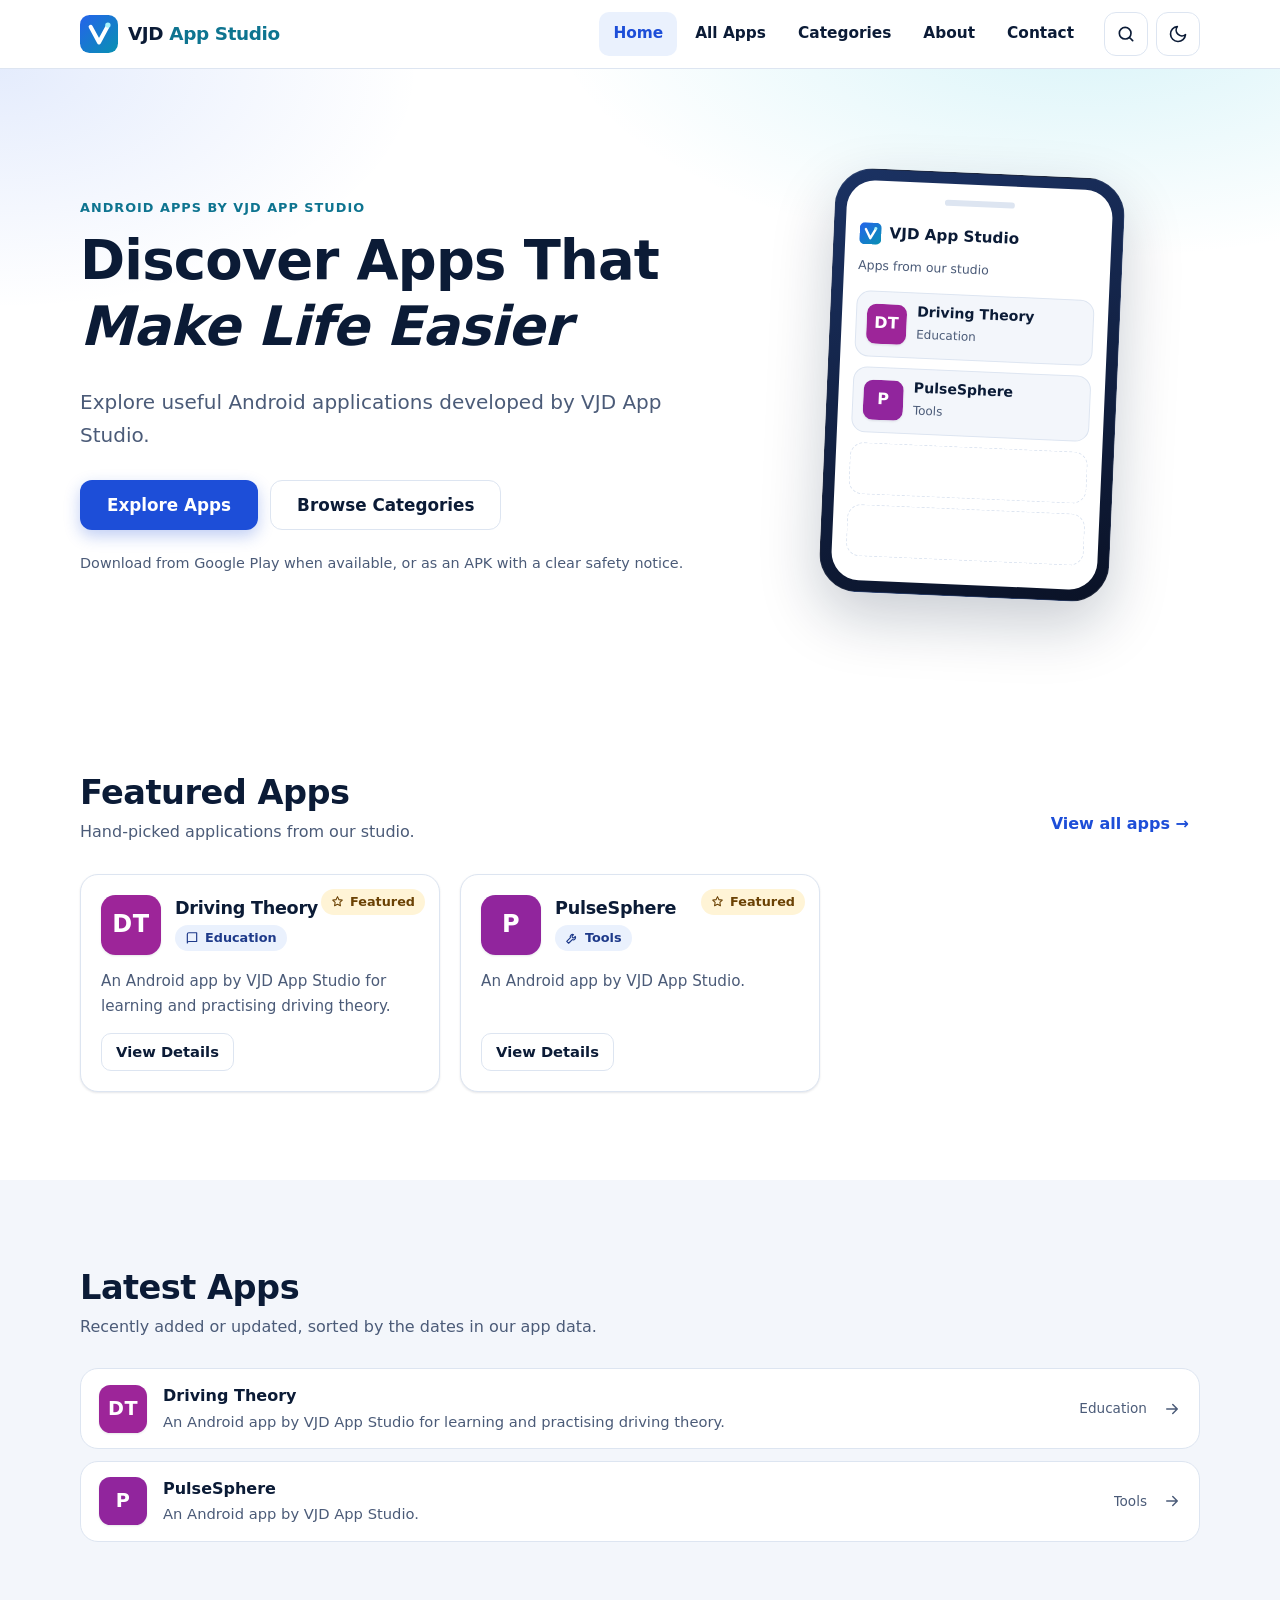
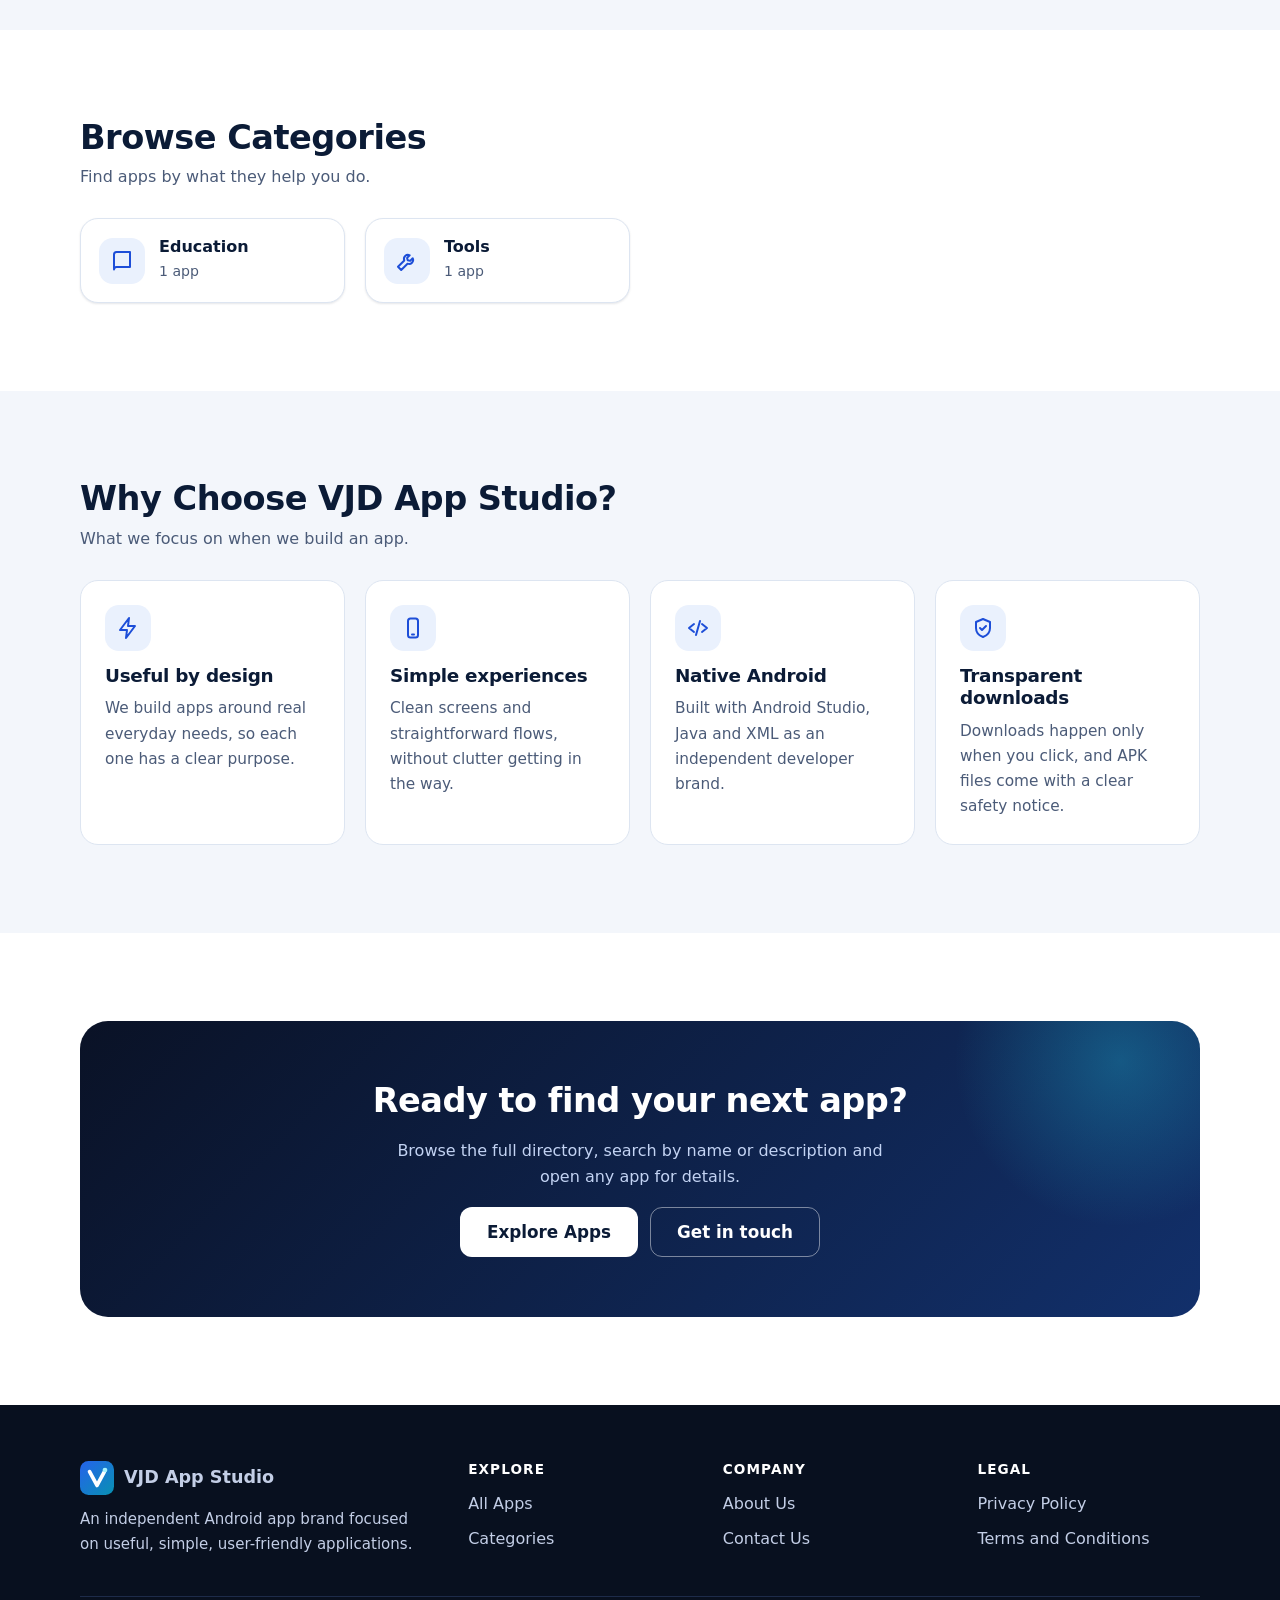
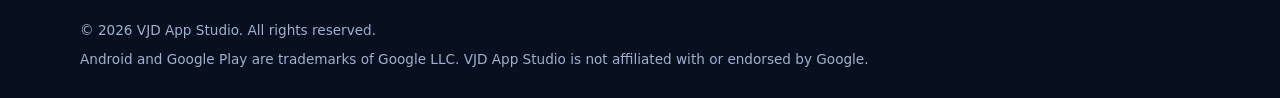
<file: index.html>
<!DOCTYPE html>
<html lang="en">
<head>
  <meta charset="utf-8">
  <meta name="viewport" content="width=device-width, initial-scale=1">
  <title>VJD App Studio – Discover Useful Android Apps</title>
  <meta name="description" content="Explore useful Android applications developed by VJD App Studio. Browse apps, read details and download from Google Play or as an APK.">
  <link rel="canonical" href="https://YOUR-DOMAIN.example/">
  <meta name="theme-color" content="#0a1226">
  <meta property="og:type" content="website">
  <meta property="og:site_name" content="VJD App Studio">
  <meta property="og:title" content="VJD App Studio – Discover Useful Android Apps">
  <meta property="og:description" content="Explore useful Android applications developed by VJD App Studio.">
  <meta property="og:url" content="https://YOUR-DOMAIN.example/">
  <meta property="og:image" content="https://YOUR-DOMAIN.example/assets/images/og-image.png">
  <meta name="twitter:card" content="summary_large_image">
  <link rel="icon" href="assets/images/favicon.svg" type="image/svg+xml">
  <script>(function(){try{var t=localStorage.getItem('vjd-theme');if(t!=='dark'&&t!=='light'){t=window.matchMedia&&window.matchMedia('(prefers-color-scheme: dark)').matches?'dark':'light';}document.documentElement.setAttribute('data-theme',t);}catch(e){}})();</script>
  <link rel="stylesheet" href="assets/css/style.css">
  <script type="application/ld+json">
  {
    "@context": "https://schema.org",
    "@graph": [
      { "@type": "Organization", "name": "VJD App Studio", "url": "https://YOUR-DOMAIN.example/", "logo": "https://YOUR-DOMAIN.example/assets/images/logo.svg" },
      { "@type": "WebSite", "name": "VJD App Studio", "url": "https://YOUR-DOMAIN.example/" }
    ]
  }
  </script>
</head>
<body data-page="home" data-base="">
  <a class="skip-link" href="#main">Skip to main content</a>
  <header class="site-header" id="site-header"></header>

  <main id="main">
    <!-- Hero -->
    <section class="hero" aria-labelledby="hero-title">
      <div class="container hero__grid">
        <div>
          <span class="eyebrow">Android apps by VJD App Studio</span>
          <h1 id="hero-title">Discover Apps That <em>Make Life Easier</em></h1>
          <p class="hero__lead">Explore useful Android applications developed by VJD App Studio.</p>
          <div class="hero__actions">
            <a class="btn btn--primary btn--lg" href="apps.html">Explore Apps</a>
            <a class="btn btn--secondary btn--lg" href="#categories">Browse Categories</a>
          </div>
          <p class="hero__note">Download from Google Play when available, or as an APK with a clear safety notice.</p>
        </div>
        <div class="hero__visual" aria-hidden="true">
          <div class="phone"><div class="phone__screen" id="hero-screen"></div></div>
        </div>
      </div>
    </section>

    <!-- Featured -->
    <section class="section" id="featured" aria-labelledby="featured-title">
      <div class="container">
        <div class="section-head">
          <div><h2 id="featured-title">Featured Apps</h2><p>Hand-picked applications from our studio.</p></div>
          <a class="btn btn--ghost" href="apps.html">View all apps →</a>
        </div>
        <div class="grid grid--apps" id="featured-grid">
          <div class="skeleton" aria-hidden="true"></div><div class="skeleton" aria-hidden="true"></div>
        </div>
        <noscript><p class="notice notice--warn">JavaScript is needed to list the apps. Please enable it, or open the <a href="apps/driving-theory.html">Driving Theory</a> or <a href="apps/pulsesphere.html">PulseSphere</a> page directly.</p></noscript>
      </div>
    </section>

    <!-- Latest -->
    <section class="section section--alt" id="latest" aria-labelledby="latest-title">
      <div class="container">
        <div class="section-head">
          <div><h2 id="latest-title">Latest Apps</h2><p>Recently added or updated, sorted by the dates in our app data.</p></div>
        </div>
        <ul class="latest-list" id="latest-list"></ul>
      </div>
    </section>

    <!-- Categories -->
    <section class="section" id="categories" aria-labelledby="categories-title">
      <div class="container">
        <div class="section-head">
          <div><h2 id="categories-title">Browse Categories</h2><p>Find apps by what they help you do.</p></div>
        </div>
        <div class="grid grid--cats" id="categories-grid"></div>
        <aside class="ad-slot" data-ad-slot="home-mid" aria-label="Advertisement" hidden></aside>
      </div>
    </section>

    <!-- Why choose -->
    <section class="section section--alt" aria-labelledby="why-title">
      <div class="container">
        <div class="section-head">
          <div><h2 id="why-title">Why Choose VJD App Studio?</h2><p>What we focus on when we build an app.</p></div>
        </div>
        <div class="grid grid--features">
          <div class="feature"><span class="feature__icon"><svg xmlns="http://www.w3.org/2000/svg" width="24" height="24" viewBox="0 0 24 24" fill="none" stroke="currentColor" stroke-width="2" stroke-linecap="round" stroke-linejoin="round" aria-hidden="true"><path d="M13 2 4 14h7l-1 8 9-12h-7z"/></svg></span><h3>Useful by design</h3><p>We build apps around real everyday needs, so each one has a clear purpose.</p></div>
          <div class="feature"><span class="feature__icon"><svg xmlns="http://www.w3.org/2000/svg" width="24" height="24" viewBox="0 0 24 24" fill="none" stroke="currentColor" stroke-width="2" stroke-linecap="round" stroke-linejoin="round" aria-hidden="true"><rect x="7" y="2.5" width="10" height="19" rx="2.5"/><path d="M11 18.5h2"/></svg></span><h3>Simple experiences</h3><p>Clean screens and straightforward flows, without clutter getting in the way.</p></div>
          <div class="feature"><span class="feature__icon"><svg xmlns="http://www.w3.org/2000/svg" width="24" height="24" viewBox="0 0 24 24" fill="none" stroke="currentColor" stroke-width="2" stroke-linecap="round" stroke-linejoin="round" aria-hidden="true"><path d="m8 8-5 4 5 4M16 8l5 4-5 4M14 5l-4 14"/></svg></span><h3>Native Android</h3><p>Built with Android Studio, Java and XML as an independent developer brand.</p></div>
          <div class="feature"><span class="feature__icon"><svg xmlns="http://www.w3.org/2000/svg" width="24" height="24" viewBox="0 0 24 24" fill="none" stroke="currentColor" stroke-width="2" stroke-linecap="round" stroke-linejoin="round" aria-hidden="true"><path d="M12 3 5 6v6c0 4.5 3 7.5 7 9 4-1.5 7-4.5 7-9V6z"/><path d="m9 12 2 2 4-4"/></svg></span><h3>Transparent downloads</h3><p>Downloads happen only when you click, and APK files come with a clear safety notice.</p></div>
        </div>
      </div>
    </section>

    <!-- CTA -->
    <section class="section" aria-labelledby="cta-title">
      <div class="container">
        <div class="cta">
          <h2 id="cta-title">Ready to find your next app?</h2>
          <p>Browse the full directory, search by name or description and open any app for details.</p>
          <div class="hero__actions">
            <a class="btn btn--light btn--lg" href="apps.html">Explore Apps</a>
            <a class="btn btn--outline-light btn--lg" href="contact.html">Get in touch</a>
          </div>
        </div>
      </div>
    </section>
  </main>

  <footer class="site-footer" id="site-footer"></footer>

  <script src="assets/js/config.js" defer></script>
  <script src="assets/js/apps.js" defer></script>
  <script src="assets/js/main.js" defer></script>
</body>
</html>
</file>
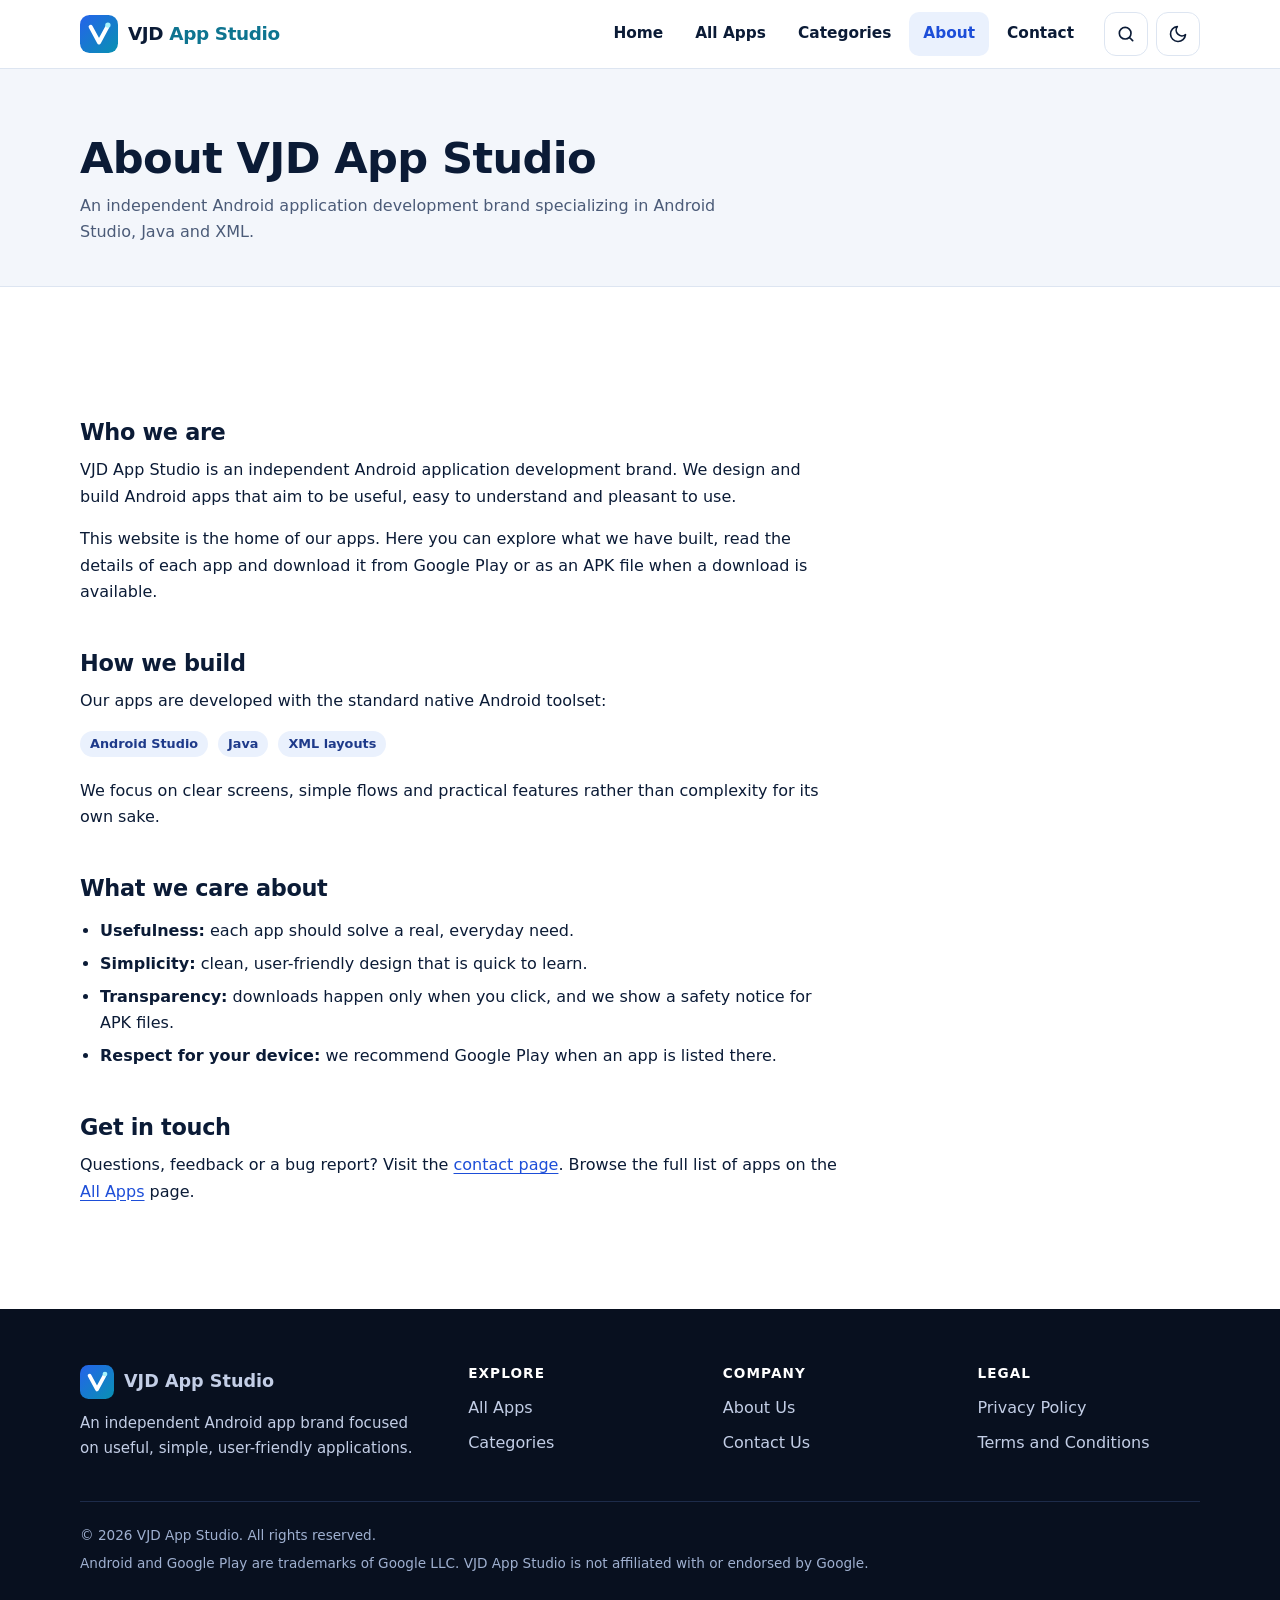
<file: about.html>
<!DOCTYPE html>
<html lang="en">
<head>
  <meta charset="utf-8">
  <meta name="viewport" content="width=device-width, initial-scale=1">
  <title>About Us – VJD App Studio</title>
  <meta name="description" content="VJD App Studio is an independent Android application development brand specializing in Android Studio, Java and XML.">
  <link rel="canonical" href="https://YOUR-DOMAIN.example/about.html">
  <meta name="theme-color" content="#0a1226">
  <meta property="og:type" content="website">
  <meta property="og:site_name" content="VJD App Studio">
  <meta property="og:title" content="About Us – VJD App Studio">
  <meta property="og:description" content="An independent Android application development brand specializing in Android Studio, Java and XML.">
  <meta property="og:url" content="https://YOUR-DOMAIN.example/about.html">
  <meta property="og:image" content="https://YOUR-DOMAIN.example/assets/images/og-image.png">
  <meta name="twitter:card" content="summary_large_image">
  <link rel="icon" href="assets/images/favicon.svg" type="image/svg+xml">
  <script>(function(){try{var t=localStorage.getItem('vjd-theme');if(t!=='dark'&&t!=='light'){t=window.matchMedia&&window.matchMedia('(prefers-color-scheme: dark)').matches?'dark':'light';}document.documentElement.setAttribute('data-theme',t);}catch(e){}})();</script>
  <link rel="stylesheet" href="assets/css/style.css">
</head>
<body data-page="about" data-base="">
  <a class="skip-link" href="#main">Skip to main content</a>
  <header class="site-header" id="site-header"></header>

  <main id="main">
    <section class="page-hero">
      <div class="container">
        <h1>About VJD App Studio</h1>
        <p>An independent Android application development brand specializing in Android Studio, Java and XML.</p>
      </div>
    </section>

    <section class="section">
      <div class="container">
        <div class="prose">
          <h2 class="mt-0">Who we are</h2>
          <p>VJD App Studio is an independent Android application development brand. We design and build Android apps that aim to be useful, easy to understand and pleasant to use.</p>
          <p>This website is the home of our apps. Here you can explore what we have built, read the details of each app and download it from Google Play or as an APK file when a download is available.</p>

          <h2>How we build</h2>
          <p>Our apps are developed with the standard native Android toolset:</p>
          <ul class="tag-list" aria-label="Technologies">
            <li class="chip">Android Studio</li><li class="chip">Java</li><li class="chip">XML layouts</li>
          </ul>
          <p>We focus on clear screens, simple flows and practical features rather than complexity for its own sake.</p>

          <h2>What we care about</h2>
          <ul>
            <li><strong>Usefulness:</strong> each app should solve a real, everyday need.</li>
            <li><strong>Simplicity:</strong> clean, user-friendly design that is quick to learn.</li>
            <li><strong>Transparency:</strong> downloads happen only when you click, and we show a safety notice for APK files.</li>
            <li><strong>Respect for your device:</strong> we recommend Google Play when an app is listed there.</li>
          </ul>

          <h2>Get in touch</h2>
          <p>Questions, feedback or a bug report? Visit the <a href="contact.html">contact page</a>. Browse the full list of apps on the <a href="apps.html">All Apps</a> page.</p>
        </div>
      </div>
    </section>
  </main>

  <footer class="site-footer" id="site-footer"></footer>

  <script src="assets/js/config.js" defer></script>
  <script src="assets/js/apps.js" defer></script>
  <script src="assets/js/main.js" defer></script>
</body>
</html>
</file>
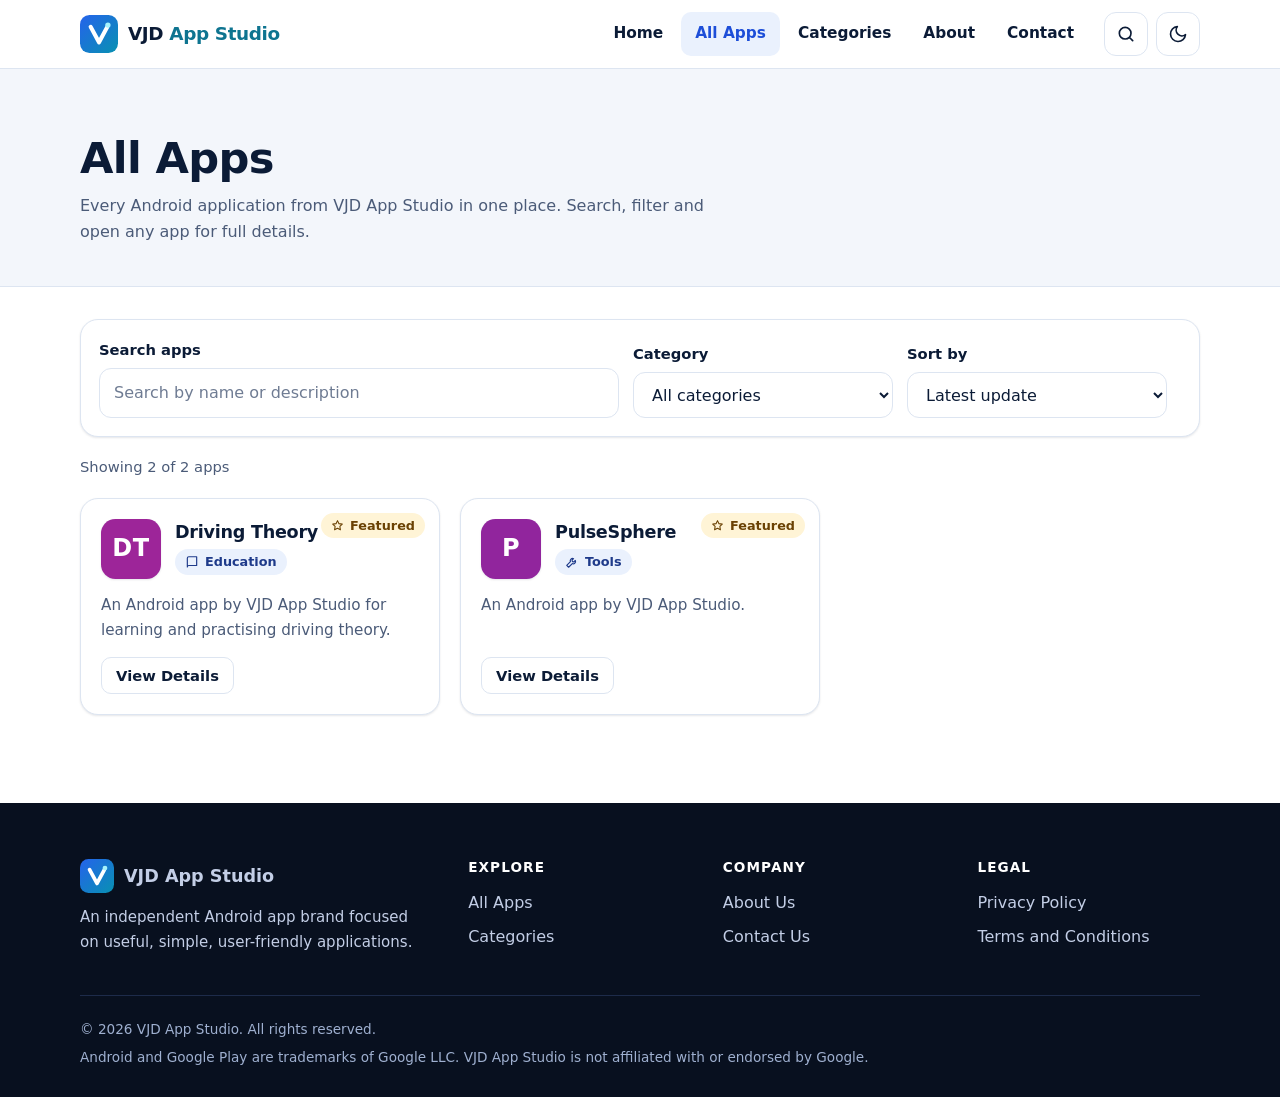
<file: apps.html>
<!DOCTYPE html>
<html lang="en">
<head>
  <meta charset="utf-8">
  <meta name="viewport" content="width=device-width, initial-scale=1">
  <title>All Apps – VJD App Studio</title>
  <meta name="description" content="Browse every Android app from VJD App Studio. Search by name or description, filter by category and sort by name or latest update.">
  <link rel="canonical" href="https://YOUR-DOMAIN.example/apps.html">
  <meta name="theme-color" content="#0a1226">
  <meta property="og:type" content="website">
  <meta property="og:site_name" content="VJD App Studio">
  <meta property="og:title" content="All Apps – VJD App Studio">
  <meta property="og:description" content="Browse every Android app from VJD App Studio.">
  <meta property="og:url" content="https://YOUR-DOMAIN.example/apps.html">
  <meta property="og:image" content="https://YOUR-DOMAIN.example/assets/images/og-image.png">
  <meta name="twitter:card" content="summary_large_image">
  <link rel="icon" href="assets/images/favicon.svg" type="image/svg+xml">
  <script>(function(){try{var t=localStorage.getItem('vjd-theme');if(t!=='dark'&&t!=='light'){t=window.matchMedia&&window.matchMedia('(prefers-color-scheme: dark)').matches?'dark':'light';}document.documentElement.setAttribute('data-theme',t);}catch(e){}})();</script>
  <link rel="stylesheet" href="assets/css/style.css">
</head>
<body data-page="apps" data-base="">
  <a class="skip-link" href="#main">Skip to main content</a>
  <header class="site-header" id="site-header"></header>

  <main id="main">
    <section class="page-hero">
      <div class="container">
        <h1>All Apps</h1>
        <p>Every Android application from VJD App Studio in one place. Search, filter and open any app for full details.</p>
      </div>
    </section>

    <section class="section" style="padding-top:32px" aria-label="App directory">
      <div class="container">
        <form class="filters" id="filters" role="search" aria-label="Filter apps" novalidate>
          <div class="field field--search">
            <label for="q">Search apps</label>
            <input type="search" id="q" name="q" placeholder="Search by name or description" autocomplete="off" maxlength="80">
          </div>
          <div class="field">
            <label for="category">Category</label>
            <select id="category" name="category"><option value="">All categories</option></select>
          </div>
          <div class="field">
            <label for="sort">Sort by</label>
            <select id="sort" name="sort">
              <option value="latest">Latest update</option>
              <option value="name-asc">Name (A–Z)</option>
              <option value="name-desc">Name (Z–A)</option>
            </select>
          </div>
          <button class="btn btn--secondary" type="button" id="clear-filters" hidden>Clear filters</button>
        </form>

        <p class="results-meta" id="results-count" aria-live="polite"></p>

        <div class="grid grid--apps" id="apps-grid" aria-busy="false">
          <div class="skeleton" aria-hidden="true"></div><div class="skeleton" aria-hidden="true"></div><div class="skeleton" aria-hidden="true"></div>
        </div>
        <noscript><p class="notice notice--warn">JavaScript is needed to search and list the apps. Please enable it to continue.</p></noscript>

        <aside class="ad-slot" data-ad-slot="apps-bottom" aria-label="Advertisement" hidden></aside>
      </div>
    </section>
  </main>

  <footer class="site-footer" id="site-footer"></footer>

  <script src="assets/js/config.js" defer></script>
  <script src="assets/js/apps.js" defer></script>
  <script src="assets/js/main.js" defer></script>
</body>
</html>
</file>
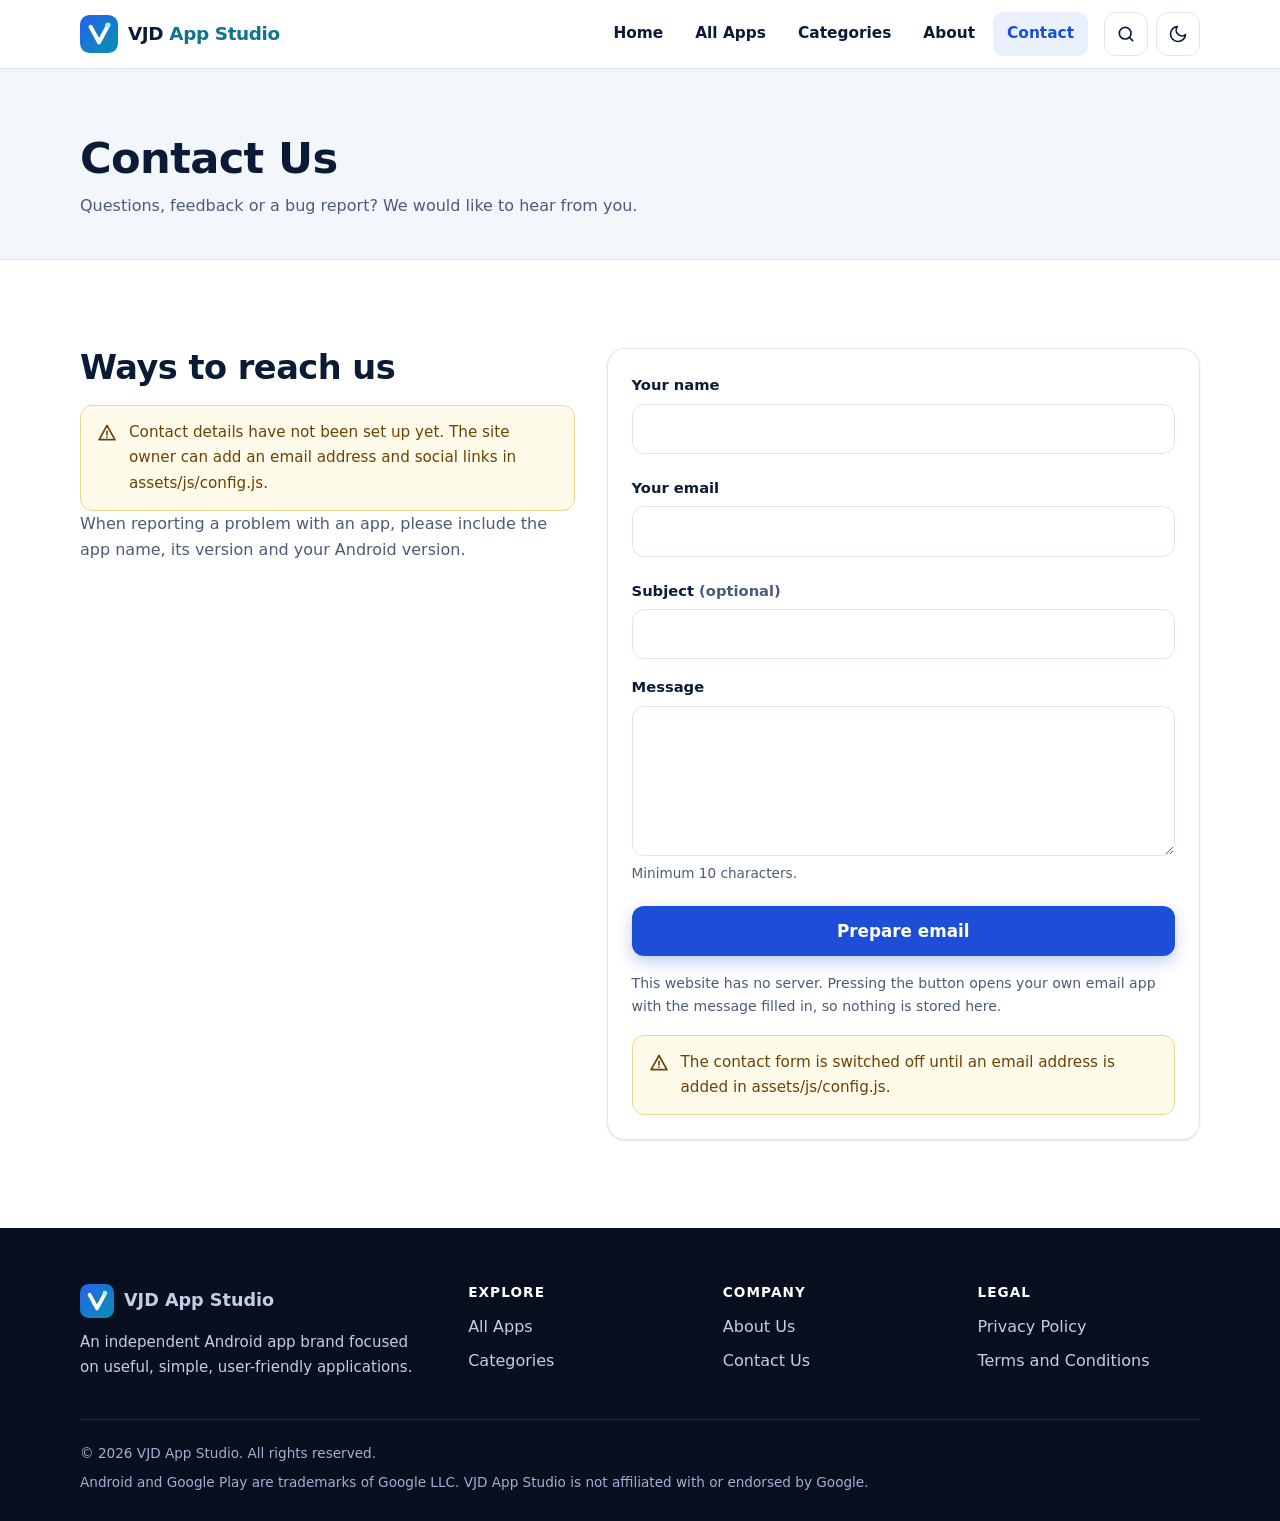
<file: contact.html>
<!DOCTYPE html>
<html lang="en">
<head>
  <meta charset="utf-8">
  <meta name="viewport" content="width=device-width, initial-scale=1">
  <title>Contact Us – VJD App Studio</title>
  <meta name="description" content="Contact VJD App Studio with questions, feedback or bug reports about our Android apps.">
  <link rel="canonical" href="https://YOUR-DOMAIN.example/contact.html">
  <meta name="theme-color" content="#0a1226">
  <meta property="og:type" content="website">
  <meta property="og:site_name" content="VJD App Studio">
  <meta property="og:title" content="Contact Us – VJD App Studio">
  <meta property="og:description" content="Questions, feedback or bug reports about our Android apps.">
  <meta property="og:url" content="https://YOUR-DOMAIN.example/contact.html">
  <meta property="og:image" content="https://YOUR-DOMAIN.example/assets/images/og-image.png">
  <meta name="twitter:card" content="summary_large_image">
  <link rel="icon" href="assets/images/favicon.svg" type="image/svg+xml">
  <script>(function(){try{var t=localStorage.getItem('vjd-theme');if(t!=='dark'&&t!=='light'){t=window.matchMedia&&window.matchMedia('(prefers-color-scheme: dark)').matches?'dark':'light';}document.documentElement.setAttribute('data-theme',t);}catch(e){}})();</script>
  <link rel="stylesheet" href="assets/css/style.css">
</head>
<body data-page="contact" data-base="">
  <a class="skip-link" href="#main">Skip to main content</a>
  <header class="site-header" id="site-header"></header>

  <main id="main">
    <section class="page-hero">
      <div class="container">
        <h1>Contact Us</h1>
        <p>Questions, feedback or a bug report? We would like to hear from you.</p>
      </div>
    </section>

    <section class="section">
      <div class="container contact-grid">
        <div>
          <h2>Ways to reach us</h2>
          <ul class="contact-list" id="contact-methods"><li class="muted">Loading…</li></ul>
          <p class="muted">When reporting a problem with an app, please include the app name, its version and your Android version.</p>
        </div>

        <form class="form-stack" id="contact-form" novalidate aria-label="Contact form">
          <fieldset>
            <legend class="visually-hidden">Send us a message</legend>
            <div class="field">
              <label for="cf-name">Your name</label>
              <input type="text" id="cf-name" name="name" autocomplete="name" maxlength="80" required aria-describedby="cf-name-error">
              <span class="error" id="cf-name-error" role="alert"></span>
            </div>
            <div class="field">
              <label for="cf-email">Your email</label>
              <input type="email" id="cf-email" name="email" autocomplete="email" maxlength="120" required aria-describedby="cf-email-error">
              <span class="error" id="cf-email-error" role="alert"></span>
            </div>
            <div class="field">
              <label for="cf-subject">Subject <span class="muted">(optional)</span></label>
              <input type="text" id="cf-subject" name="subject" maxlength="100">
            </div>
            <div class="field">
              <label for="cf-message">Message</label>
              <textarea id="cf-message" name="message" maxlength="2000" required aria-describedby="cf-message-hint cf-message-error"></textarea>
              <span class="hint" id="cf-message-hint">Minimum 10 characters.</span>
              <span class="error" id="cf-message-error" role="alert"></span>
            </div>
            <button class="btn btn--primary btn--lg" type="submit">Prepare email</button>
            <p class="muted" style="font-size:.88rem;margin:0">This website has no server. Pressing the button opens your own email app with the message filled in, so nothing is stored here.</p>
          </fieldset>
          <div id="form-status" aria-live="polite"></div>
        </form>
      </div>
    </section>
  </main>

  <footer class="site-footer" id="site-footer"></footer>

  <script src="assets/js/config.js" defer></script>
  <script src="assets/js/apps.js" defer></script>
  <script src="assets/js/main.js" defer></script>
</body>
</html>
</file>
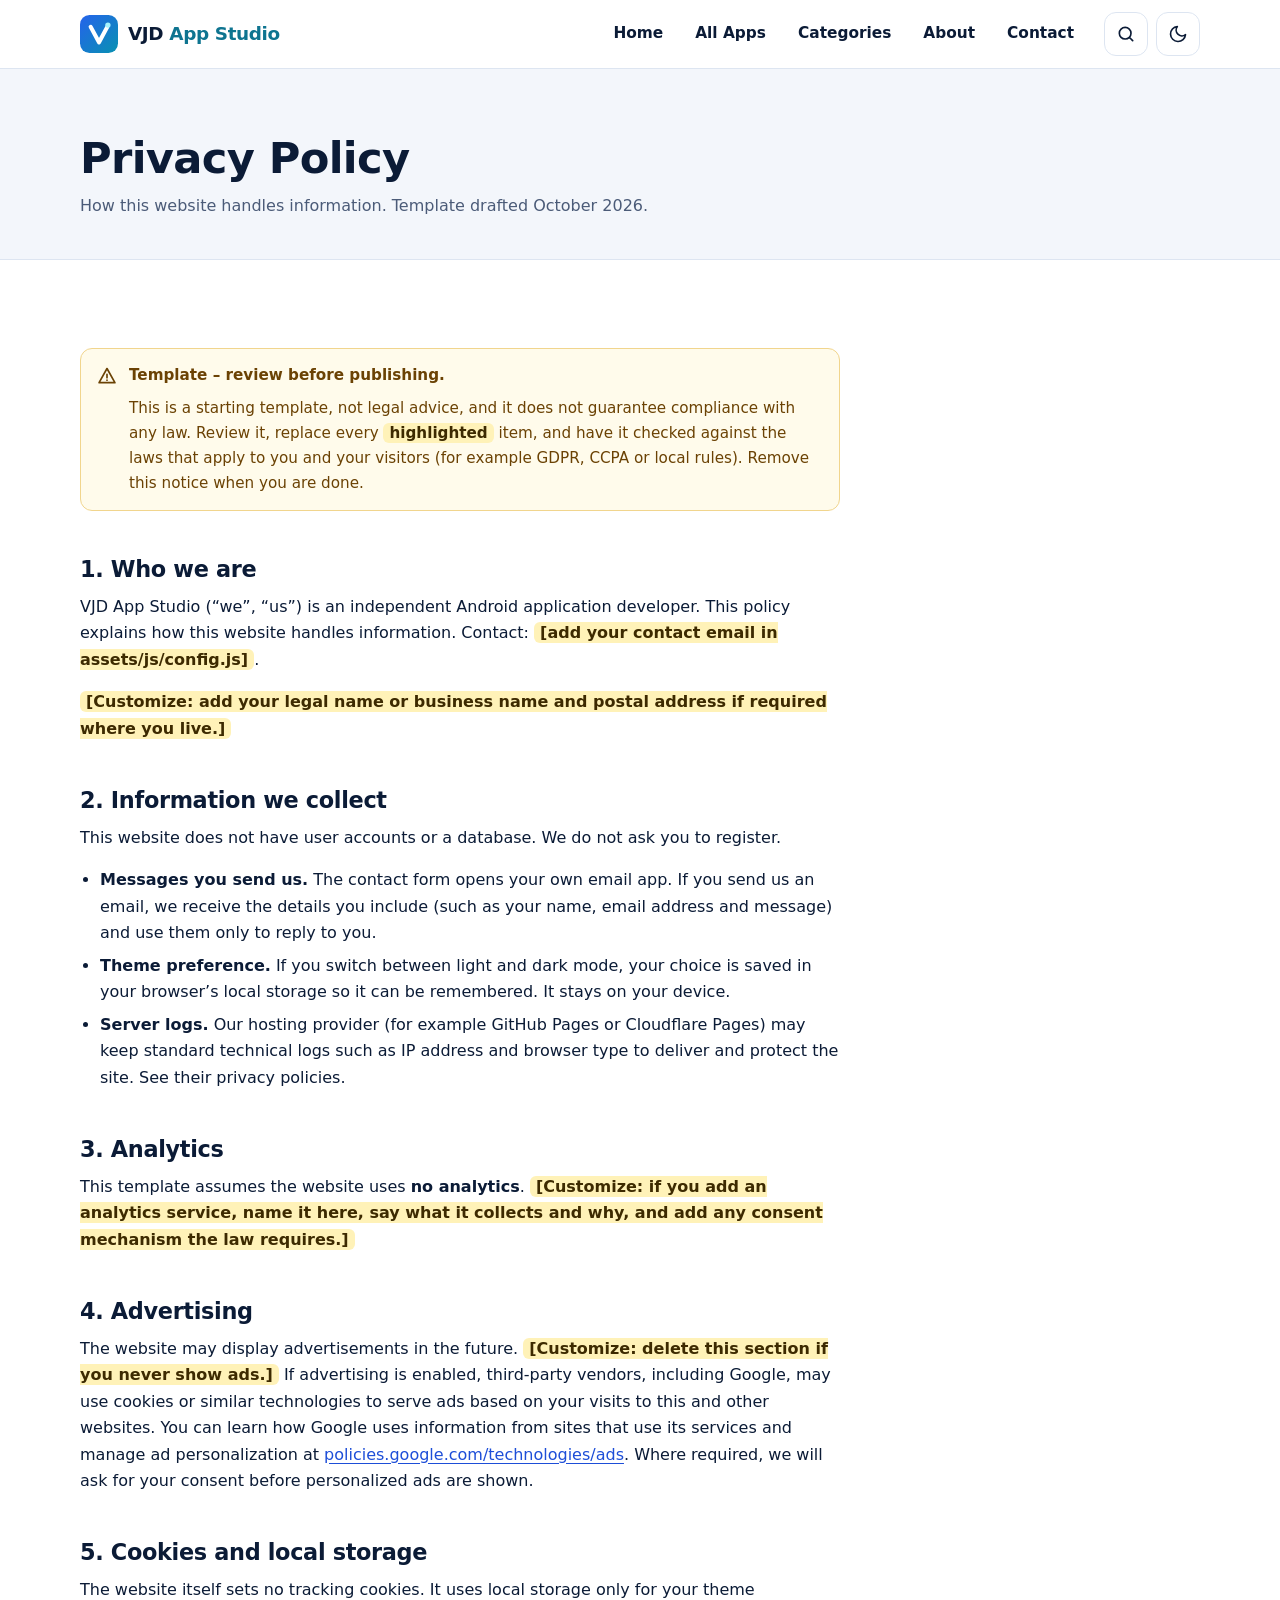
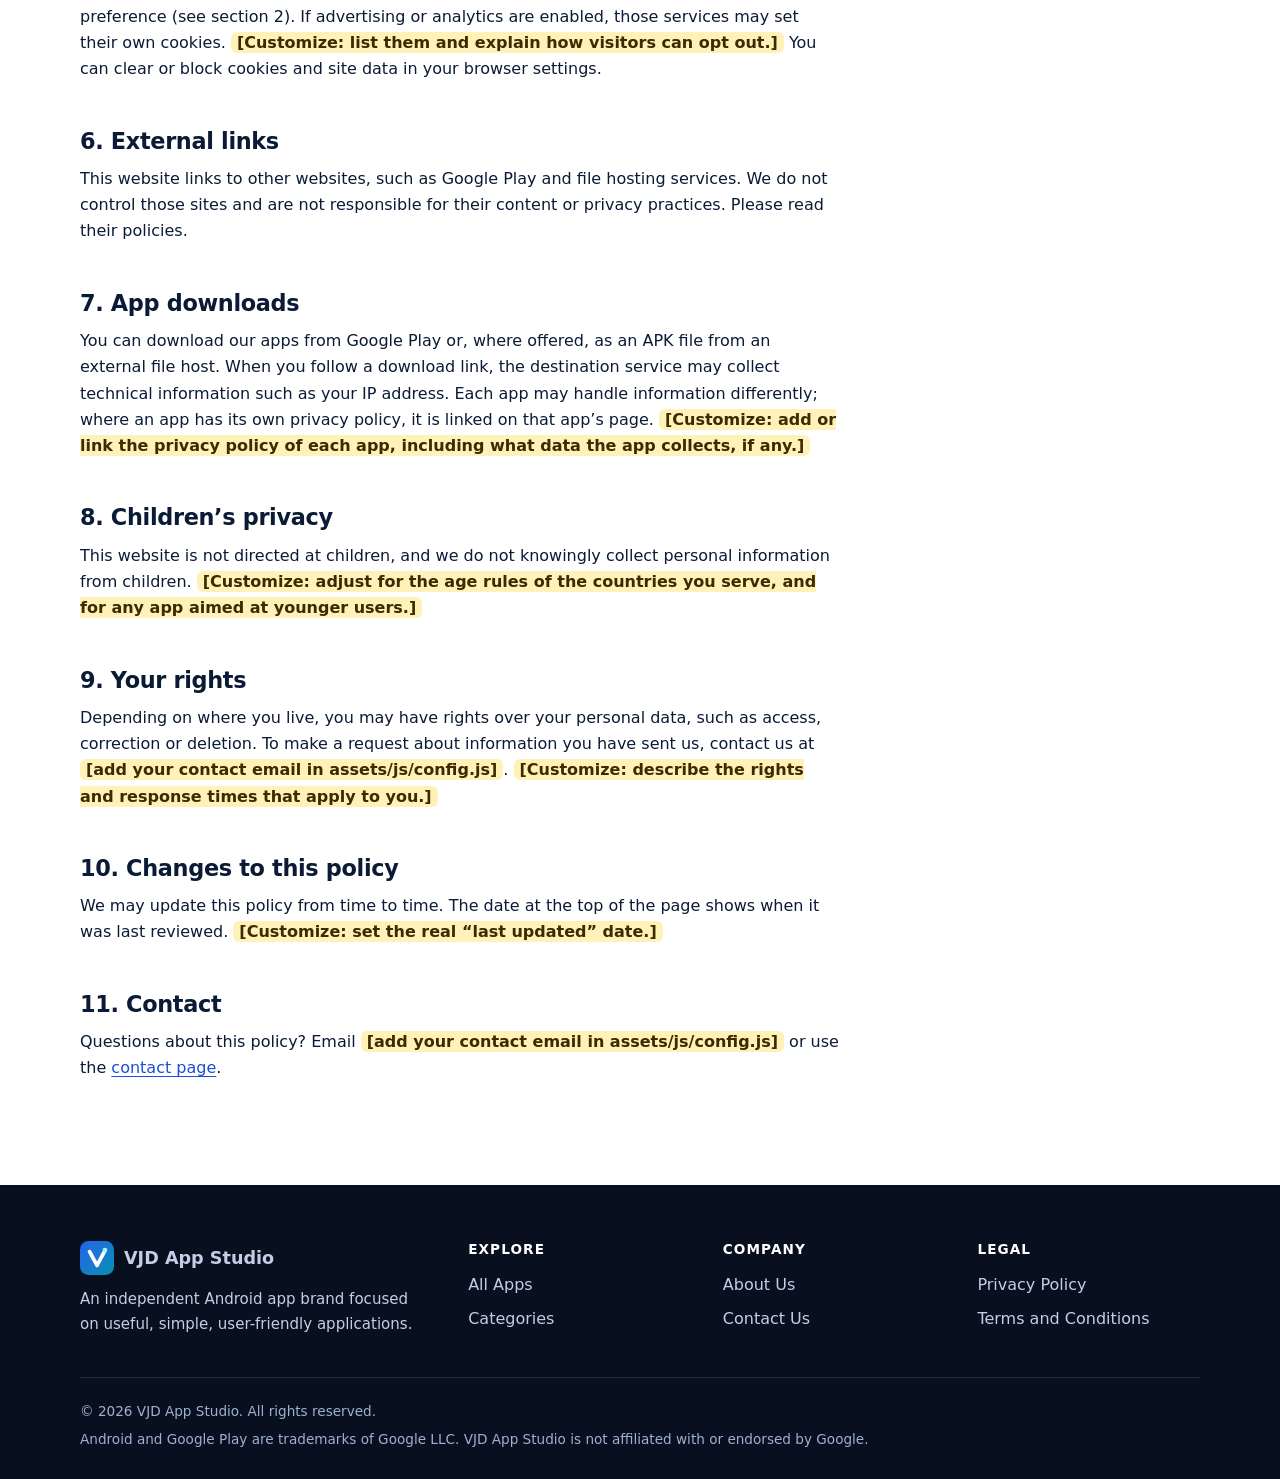
<file: privacy-policy.html>
<!DOCTYPE html>
<html lang="en">
<head>
  <meta charset="utf-8">
  <meta name="viewport" content="width=device-width, initial-scale=1">
  <title>Privacy Policy – VJD App Studio</title>
  <meta name="description" content="How the VJD App Studio website handles information, cookies, advertising, external links and app downloads.">
  <link rel="canonical" href="https://YOUR-DOMAIN.example/privacy-policy.html">
  <meta name="theme-color" content="#0a1226">
  <meta property="og:type" content="website">
  <meta property="og:site_name" content="VJD App Studio">
  <meta property="og:title" content="Privacy Policy – VJD App Studio">
  <meta property="og:description" content="How the VJD App Studio website handles information, cookies and downloads.">
  <meta property="og:url" content="https://YOUR-DOMAIN.example/privacy-policy.html">
  <meta property="og:image" content="https://YOUR-DOMAIN.example/assets/images/og-image.png">
  <meta name="twitter:card" content="summary_large_image">
  <link rel="icon" href="assets/images/favicon.svg" type="image/svg+xml">
  <script>(function(){try{var t=localStorage.getItem('vjd-theme');if(t!=='dark'&&t!=='light'){t=window.matchMedia&&window.matchMedia('(prefers-color-scheme: dark)').matches?'dark':'light';}document.documentElement.setAttribute('data-theme',t);}catch(e){}})();</script>
  <link rel="stylesheet" href="assets/css/style.css">
</head>
<body data-page="legal" data-base="">
  <a class="skip-link" href="#main">Skip to main content</a>
  <header class="site-header" id="site-header"></header>

  <main id="main">
    <section class="page-hero">
      <div class="container">
        <h1>Privacy Policy</h1>
        <p>How this website handles information. Template drafted October 2026.</p>
      </div>
    </section>

    <section class="section">
      <div class="container">
        <div class="notice notice--warn" style="max-width:760px;margin-bottom:28px" role="note">
          <span class="icon" aria-hidden="true"><svg xmlns="http://www.w3.org/2000/svg" width="20" height="20" viewBox="0 0 24 24" fill="none" stroke="currentColor" stroke-width="2" stroke-linecap="round" stroke-linejoin="round"><path d="M12 3 2.5 20h19z"/><path d="M12 10v4M12 17h.01"/></svg></span>
          <div>
            <p><strong>Template – review before publishing.</strong></p>
            <p>This is a starting template, not legal advice, and it does not guarantee compliance with any law. Review it, replace every <mark class="todo">highlighted</mark> item, and have it checked against the laws that apply to you and your visitors (for example GDPR, CCPA or local rules). Remove this notice when you are done.</p>
          </div>
        </div>

        <div class="prose">
          <h2 class="mt-0">1. Who we are</h2>
          <p><span data-config="siteName">VJD App Studio</span> (“we”, “us”) is an independent Android application developer. This policy explains how this website handles information. Contact: <span data-config="email"></span>.</p>
          <p><mark class="todo">[Customize: add your legal name or business name and postal address if required where you live.]</mark></p>

          <h2>2. Information we collect</h2>
          <p>This website does not have user accounts or a database. We do not ask you to register.</p>
          <ul>
            <li><strong>Messages you send us.</strong> The contact form opens your own email app. If you send us an email, we receive the details you include (such as your name, email address and message) and use them only to reply to you.</li>
            <li><strong>Theme preference.</strong> If you switch between light and dark mode, your choice is saved in your browser’s local storage so it can be remembered. It stays on your device.</li>
            <li><strong>Server logs.</strong> Our hosting provider (for example GitHub Pages or Cloudflare Pages) may keep standard technical logs such as IP address and browser type to deliver and protect the site. See their privacy policies.</li>
          </ul>

          <h2>3. Analytics</h2>
          <p>This template assumes the website uses <strong>no analytics</strong>. <mark class="todo">[Customize: if you add an analytics service, name it here, say what it collects and why, and add any consent mechanism the law requires.]</mark></p>

          <h2>4. Advertising</h2>
          <p>The website may display advertisements in the future. <mark class="todo">[Customize: delete this section if you never show ads.]</mark> If advertising is enabled, third-party vendors, including Google, may use cookies or similar technologies to serve ads based on your visits to this and other websites. You can learn how Google uses information from sites that use its services and manage ad personalization at <a href="https://policies.google.com/technologies/ads" target="_blank" rel="noopener noreferrer">policies.google.com/technologies/ads</a>. Where required, we will ask for your consent before personalized ads are shown.</p>

          <h2>5. Cookies and local storage</h2>
          <p>The website itself sets no tracking cookies. It uses local storage only for your theme preference (see section 2). If advertising or analytics are enabled, those services may set their own cookies. <mark class="todo">[Customize: list them and explain how visitors can opt out.]</mark> You can clear or block cookies and site data in your browser settings.</p>

          <h2>6. External links</h2>
          <p>This website links to other websites, such as Google Play and file hosting services. We do not control those sites and are not responsible for their content or privacy practices. Please read their policies.</p>

          <h2>7. App downloads</h2>
          <p>You can download our apps from Google Play or, where offered, as an APK file from an external file host. When you follow a download link, the destination service may collect technical information such as your IP address. Each app may handle information differently; where an app has its own privacy policy, it is linked on that app’s page. <mark class="todo">[Customize: add or link the privacy policy of each app, including what data the app collects, if any.]</mark></p>

          <h2>8. Children’s privacy</h2>
          <p>This website is not directed at children, and we do not knowingly collect personal information from children. <mark class="todo">[Customize: adjust for the age rules of the countries you serve, and for any app aimed at younger users.]</mark></p>

          <h2>9. Your rights</h2>
          <p>Depending on where you live, you may have rights over your personal data, such as access, correction or deletion. To make a request about information you have sent us, contact us at <span data-config="email"></span>. <mark class="todo">[Customize: describe the rights and response times that apply to you.]</mark></p>

          <h2>10. Changes to this policy</h2>
          <p>We may update this policy from time to time. The date at the top of the page shows when it was last reviewed. <mark class="todo">[Customize: set the real “last updated” date.]</mark></p>

          <h2>11. Contact</h2>
          <p>Questions about this policy? Email <span data-config="email"></span> or use the <a href="contact.html">contact page</a>.</p>
        </div>
      </div>
    </section>
  </main>

  <footer class="site-footer" id="site-footer"></footer>

  <script src="assets/js/config.js" defer></script>
  <script src="assets/js/apps.js" defer></script>
  <script src="assets/js/main.js" defer></script>
</body>
</html>
</file>
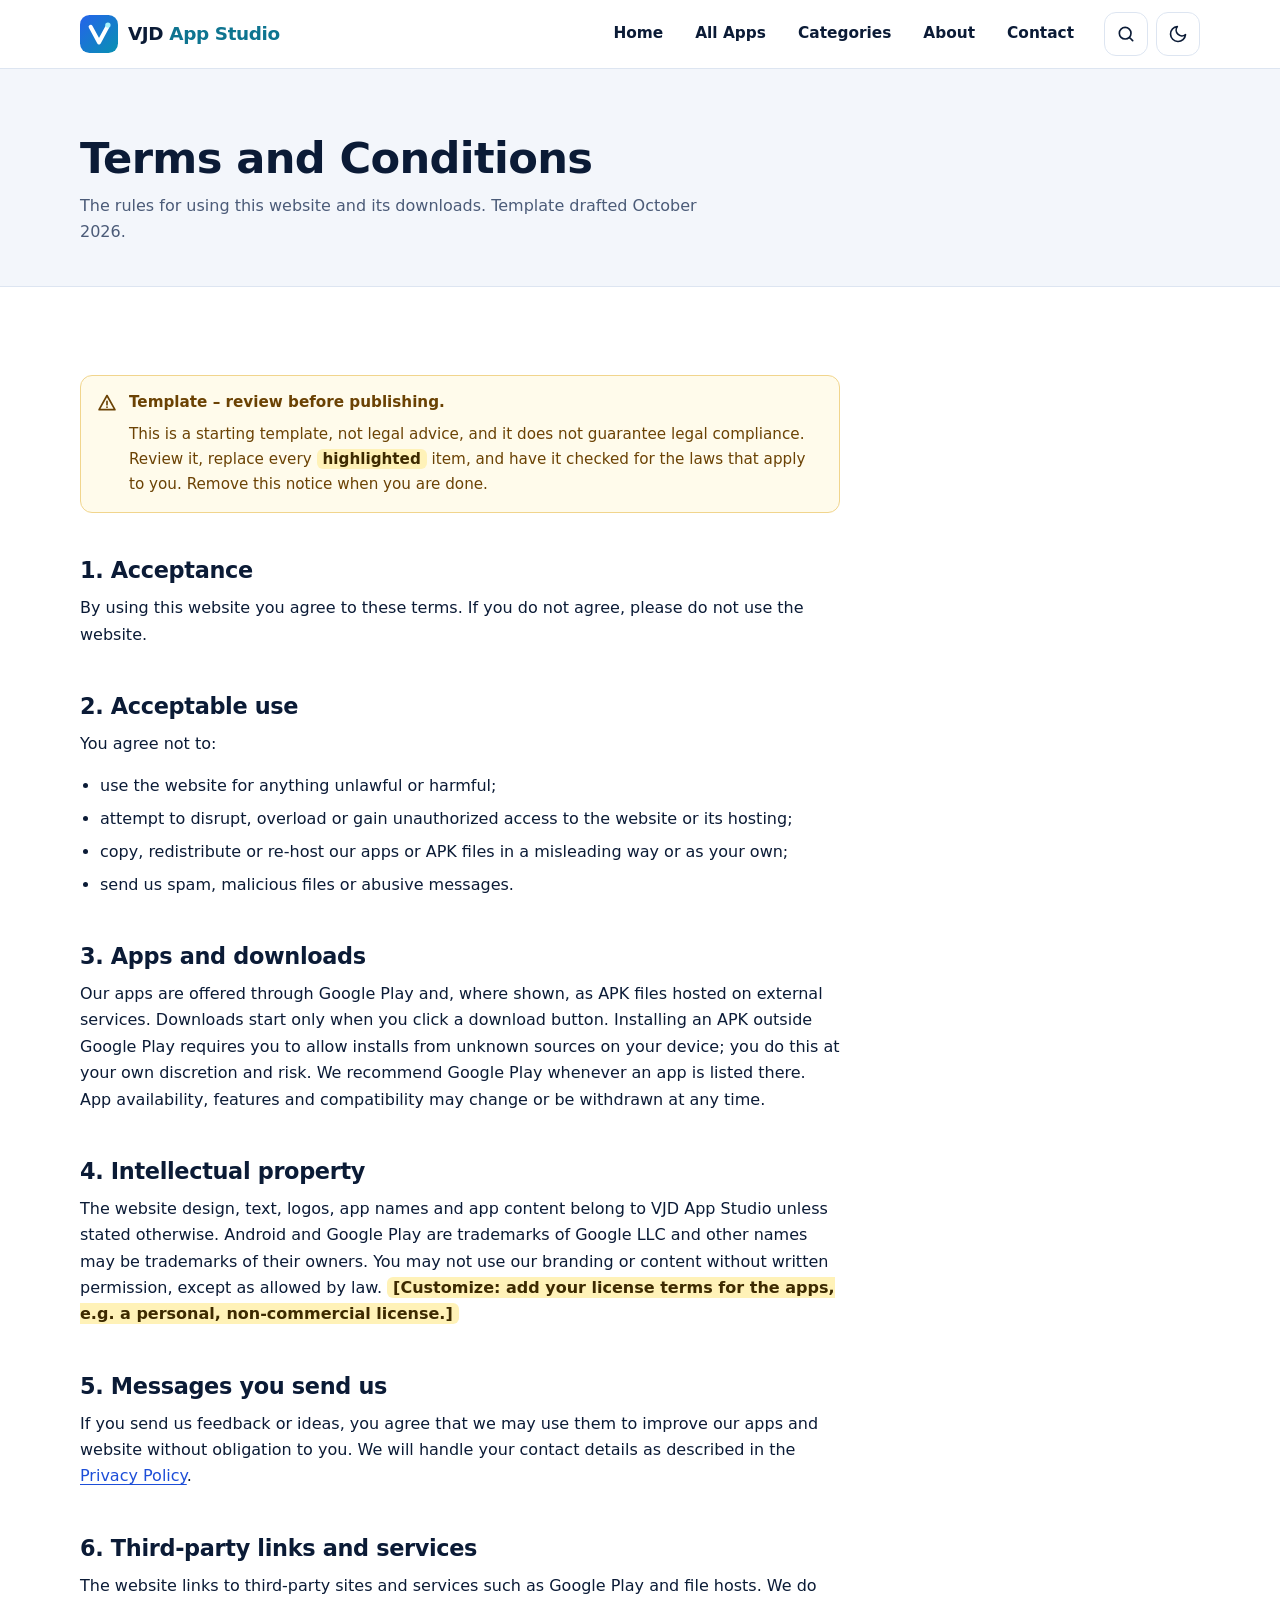
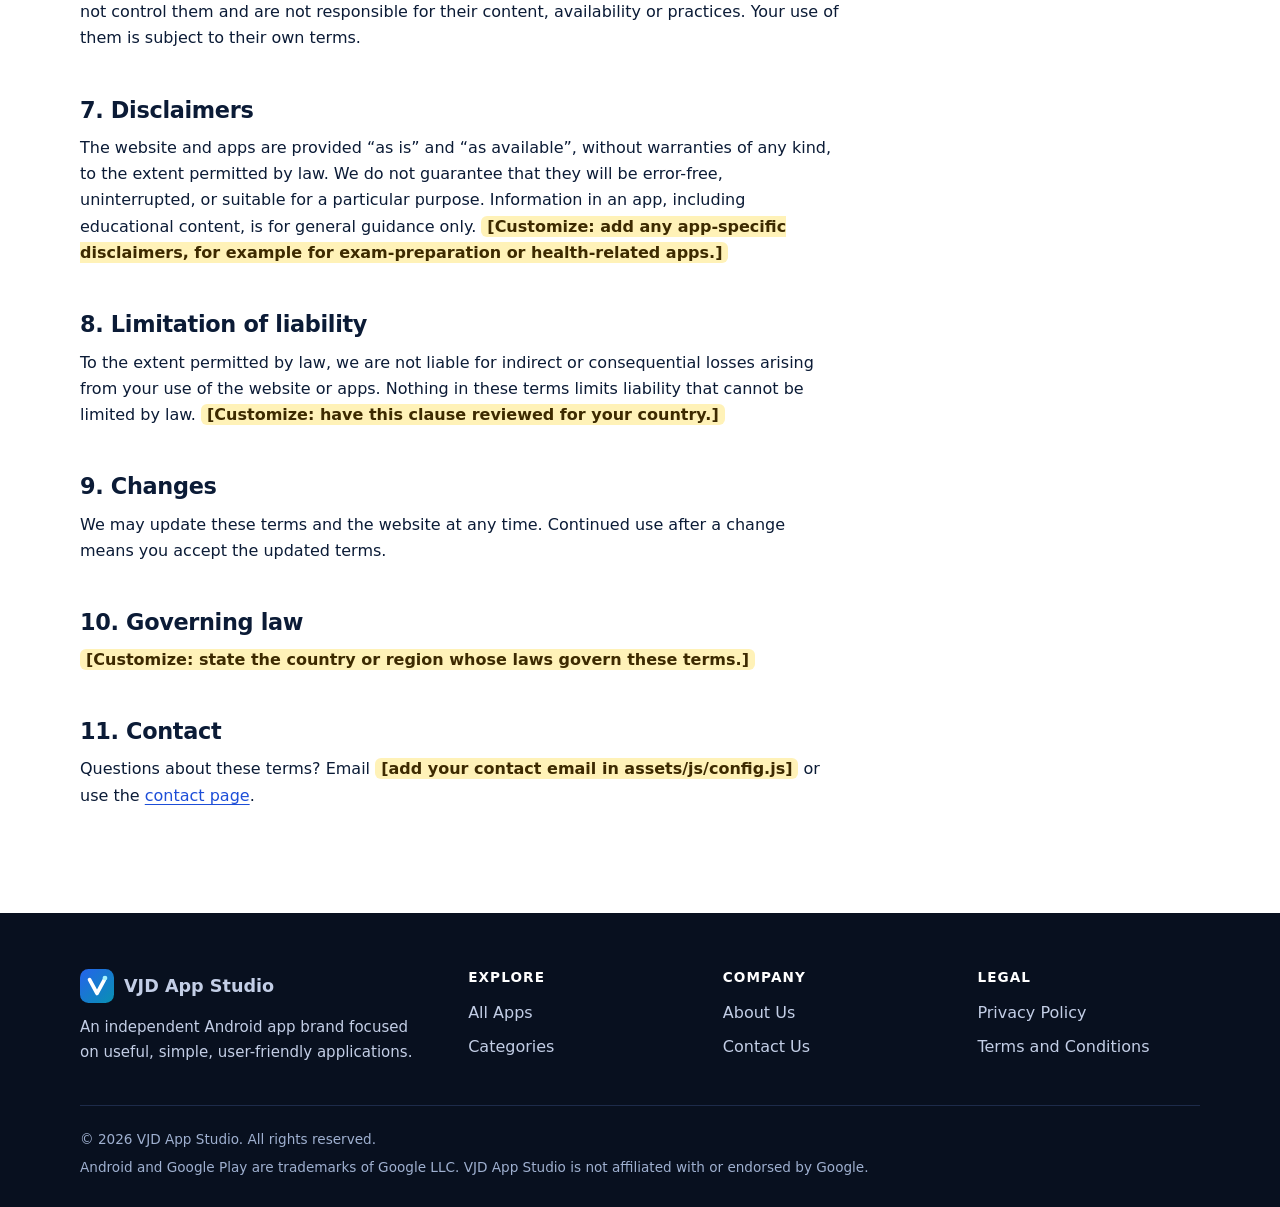
<file: terms.html>
<!DOCTYPE html>
<html lang="en">
<head>
  <meta charset="utf-8">
  <meta name="viewport" content="width=device-width, initial-scale=1">
  <title>Terms and Conditions – VJD App Studio</title>
  <meta name="description" content="Terms and conditions for using the VJD App Studio website and downloading its Android apps.">
  <link rel="canonical" href="https://YOUR-DOMAIN.example/terms.html">
  <meta name="theme-color" content="#0a1226">
  <meta property="og:type" content="website">
  <meta property="og:site_name" content="VJD App Studio">
  <meta property="og:title" content="Terms and Conditions – VJD App Studio">
  <meta property="og:description" content="Terms for using the VJD App Studio website and downloading its apps.">
  <meta property="og:url" content="https://YOUR-DOMAIN.example/terms.html">
  <meta property="og:image" content="https://YOUR-DOMAIN.example/assets/images/og-image.png">
  <meta name="twitter:card" content="summary_large_image">
  <link rel="icon" href="assets/images/favicon.svg" type="image/svg+xml">
  <script>(function(){try{var t=localStorage.getItem('vjd-theme');if(t!=='dark'&&t!=='light'){t=window.matchMedia&&window.matchMedia('(prefers-color-scheme: dark)').matches?'dark':'light';}document.documentElement.setAttribute('data-theme',t);}catch(e){}})();</script>
  <link rel="stylesheet" href="assets/css/style.css">
</head>
<body data-page="legal" data-base="">
  <a class="skip-link" href="#main">Skip to main content</a>
  <header class="site-header" id="site-header"></header>

  <main id="main">
    <section class="page-hero">
      <div class="container">
        <h1>Terms and Conditions</h1>
        <p>The rules for using this website and its downloads. Template drafted October 2026.</p>
      </div>
    </section>

    <section class="section">
      <div class="container">
        <div class="notice notice--warn" style="max-width:760px;margin-bottom:28px" role="note">
          <span class="icon" aria-hidden="true"><svg xmlns="http://www.w3.org/2000/svg" width="20" height="20" viewBox="0 0 24 24" fill="none" stroke="currentColor" stroke-width="2" stroke-linecap="round" stroke-linejoin="round"><path d="M12 3 2.5 20h19z"/><path d="M12 10v4M12 17h.01"/></svg></span>
          <div>
            <p><strong>Template – review before publishing.</strong></p>
            <p>This is a starting template, not legal advice, and it does not guarantee legal compliance. Review it, replace every <mark class="todo">highlighted</mark> item, and have it checked for the laws that apply to you. Remove this notice when you are done.</p>
          </div>
        </div>

        <div class="prose">
          <h2 class="mt-0">1. Acceptance</h2>
          <p>By using this website you agree to these terms. If you do not agree, please do not use the website.</p>

          <h2>2. Acceptable use</h2>
          <p>You agree not to:</p>
          <ul>
            <li>use the website for anything unlawful or harmful;</li>
            <li>attempt to disrupt, overload or gain unauthorized access to the website or its hosting;</li>
            <li>copy, redistribute or re-host our apps or APK files in a misleading way or as your own;</li>
            <li>send us spam, malicious files or abusive messages.</li>
          </ul>

          <h2>3. Apps and downloads</h2>
          <p>Our apps are offered through Google Play and, where shown, as APK files hosted on external services. Downloads start only when you click a download button. Installing an APK outside Google Play requires you to allow installs from unknown sources on your device; you do this at your own discretion and risk. We recommend Google Play whenever an app is listed there. App availability, features and compatibility may change or be withdrawn at any time.</p>

          <h2>4. Intellectual property</h2>
          <p>The website design, text, logos, app names and app content belong to <span data-config="siteName">VJD App Studio</span> unless stated otherwise. Android and Google Play are trademarks of Google LLC and other names may be trademarks of their owners. You may not use our branding or content without written permission, except as allowed by law. <mark class="todo">[Customize: add your license terms for the apps, e.g. a personal, non-commercial license.]</mark></p>

          <h2>5. Messages you send us</h2>
          <p>If you send us feedback or ideas, you agree that we may use them to improve our apps and website without obligation to you. We will handle your contact details as described in the <a href="privacy-policy.html">Privacy Policy</a>.</p>

          <h2>6. Third-party links and services</h2>
          <p>The website links to third-party sites and services such as Google Play and file hosts. We do not control them and are not responsible for their content, availability or practices. Your use of them is subject to their own terms.</p>

          <h2>7. Disclaimers</h2>
          <p>The website and apps are provided “as is” and “as available”, without warranties of any kind, to the extent permitted by law. We do not guarantee that they will be error-free, uninterrupted, or suitable for a particular purpose. Information in an app, including educational content, is for general guidance only. <mark class="todo">[Customize: add any app-specific disclaimers, for example for exam-preparation or health-related apps.]</mark></p>

          <h2>8. Limitation of liability</h2>
          <p>To the extent permitted by law, we are not liable for indirect or consequential losses arising from your use of the website or apps. Nothing in these terms limits liability that cannot be limited by law. <mark class="todo">[Customize: have this clause reviewed for your country.]</mark></p>

          <h2>9. Changes</h2>
          <p>We may update these terms and the website at any time. Continued use after a change means you accept the updated terms.</p>

          <h2>10. Governing law</h2>
          <p><mark class="todo">[Customize: state the country or region whose laws govern these terms.]</mark></p>

          <h2>11. Contact</h2>
          <p>Questions about these terms? Email <span data-config="email"></span> or use the <a href="contact.html">contact page</a>.</p>
        </div>
      </div>
    </section>
  </main>

  <footer class="site-footer" id="site-footer"></footer>

  <script src="assets/js/config.js" defer></script>
  <script src="assets/js/apps.js" defer></script>
  <script src="assets/js/main.js" defer></script>
</body>
</html>
</file>
<file: assets/css/style.css>
/* ==========================================================================
   VJD App Studio – style.css
   1. Design tokens (colours, spacing)   2. Base   3. Layout   4. Components
   5. Header / Footer   6. Page sections   7. App details   8. Utilities
   ========================================================================== */

/* ---------- 1. DESIGN TOKENS ---------- */
:root {
  --bg: #ffffff;
  --bg-alt: #f3f6fb;
  --surface: #ffffff;
  --surface-2: #f8fafd;
  --text: #0b1b36;
  --muted: #4b5b78;
  --border: #dde5f1;
  --primary: #1d4ed8;
  --primary-hover: #1e40af;
  --on-primary: #ffffff;
  --link: #1d4ed8;
  --accent: #06b6d4;
  --accent-text: #0e7490;
  --focus: #0891b2;
  --chip-bg: #eaf1fd;
  --chip-text: #1e3a8a;
  --info-bg: #eff6ff;   --info-border: #c3d8fb;  --info-text: #1e3a8a;
  --warn-bg: #fffbeb;   --warn-border: #f1d58d;  --warn-text: #6b4204;
  --err-bg: #fef2f2;    --err-border: #f3b4b4;   --err-text: #8f1a1a;
  --ok-bg: #ecfdf5;     --ok-border: #a7e3c5;    --ok-text: #065f46;
  --shadow-sm: 0 1px 2px rgba(11, 27, 54, .06), 0 1px 3px rgba(11, 27, 54, .05);
  --shadow-md: 0 10px 28px rgba(11, 27, 54, .10);
  --shadow-lg: 0 24px 60px rgba(11, 27, 54, .22);
  --radius: 18px;
  --radius-sm: 12px;
  --header-h: 68px;
  --font: system-ui, -apple-system, "Segoe UI", Roboto, "Helvetica Neue", Arial, "Noto Sans", sans-serif;
  color-scheme: light;
}

:root[data-theme="dark"] {
  --bg: #0a1226;
  --bg-alt: #0d1830;
  --surface: #12203d;
  --surface-2: #0f1b35;
  --text: #e8eefc;
  --muted: #a3b1cc;
  --border: #223357;
  --primary: #2563eb;
  --primary-hover: #3b82f6;
  --link: #7db3ff;
  --accent: #22d3ee;
  --accent-text: #67e8f9;
  --focus: #22d3ee;
  --chip-bg: #1a2c52;
  --chip-text: #bcd3ff;
  --info-bg: #0f2347;   --info-border: #25457f;  --info-text: #bcd3ff;
  --warn-bg: #2b2208;   --warn-border: #5b4710;  --warn-text: #f3d98d;
  --err-bg: #331116;    --err-border: #6e2530;   --err-text: #ffc3c3;
  --ok-bg: #0b2a20;     --ok-border: #1d5b45;    --ok-text: #a4efcf;
  --shadow-sm: 0 1px 2px rgba(0, 0, 0, .4);
  --shadow-md: 0 10px 28px rgba(0, 0, 0, .35);
  --shadow-lg: 0 24px 60px rgba(0, 0, 0, .55);
  color-scheme: dark;
}

/* ---------- 2. BASE ---------- */
*, *::before, *::after { box-sizing: border-box; }
html { scroll-behavior: smooth; scroll-padding-top: calc(var(--header-h) + 16px); -webkit-text-size-adjust: 100%; }
body {
  margin: 0; font-family: var(--font); font-size: 1rem; line-height: 1.65;
  color: var(--text); background: var(--bg);
  -webkit-font-smoothing: antialiased;
}
img, svg { max-width: 100%; height: auto; }
h1, h2, h3, h4 { line-height: 1.2; margin: 0 0 .5em; letter-spacing: -.015em; }
h1 { font-size: clamp(2.1rem, 5vw, 3.4rem); font-weight: 800; }
h2 { font-size: clamp(1.5rem, 3vw, 2.1rem); font-weight: 750; }
h3 { font-size: 1.15rem; font-weight: 700; }
p { margin: 0 0 1em; }
a { color: var(--link); text-underline-offset: 3px; }
a:hover { text-decoration-thickness: 2px; }
ul, ol { padding-left: 1.25rem; }
[hidden] { display: none !important; }
:focus-visible { outline: 3px solid var(--focus); outline-offset: 2px; border-radius: 6px; }
::selection { background: var(--accent); color: #04121f; }

.skip-link {
  position: absolute; left: 12px; top: -80px; z-index: 200;
  background: var(--primary); color: var(--on-primary); padding: 10px 16px; border-radius: 10px; text-decoration: none; font-weight: 600;
}
.skip-link:focus { top: 12px; }
.visually-hidden {
  position: absolute !important; width: 1px; height: 1px; margin: -1px; padding: 0; overflow: hidden;
  clip: rect(0 0 0 0); white-space: nowrap; border: 0;
}

/* ---------- 3. LAYOUT ---------- */
.container { width: 100%; max-width: 1160px; margin-inline: auto; padding-inline: 20px; }
.section { padding: clamp(48px, 8vw, 88px) 0; }
.container.section { padding-inline: 20px; }
.section--alt { background: var(--bg-alt); }
.section-head { display: flex; flex-wrap: wrap; align-items: flex-end; justify-content: space-between; gap: 12px 24px; margin-bottom: 28px; }
.section-head h2 { margin: 0; }
.section-head p { margin: 6px 0 0; color: var(--muted); max-width: 60ch; }
.eyebrow { display: inline-block; font-size: .8rem; font-weight: 700; letter-spacing: .08em; text-transform: uppercase; color: var(--accent-text); margin-bottom: 10px; }
.grid { display: grid; gap: 20px; }
.grid--apps { grid-template-columns: repeat(auto-fill, minmax(min(100%, 300px), 1fr)); }
.grid--cats { grid-template-columns: repeat(auto-fill, minmax(min(100%, 220px), 1fr)); }
.grid--features { grid-template-columns: repeat(auto-fit, minmax(min(100%, 240px), 1fr)); }

/* ---------- 4. COMPONENTS ---------- */
.icon { display: inline-flex; flex: none; line-height: 0; }
.icon svg { display: block; }

.btn {
  display: inline-flex; align-items: center; justify-content: center; gap: 8px;
  font: inherit; font-weight: 650; line-height: 1.2; text-decoration: none; cursor: pointer;
  padding: 12px 20px; border-radius: 12px; border: 1px solid transparent;
  transition: background-color .18s, border-color .18s, transform .18s, box-shadow .18s;
}
.btn:hover { text-decoration: none; transform: translateY(-1px); }
.btn:active { transform: none; }
.btn--primary { background: var(--primary); color: var(--on-primary); box-shadow: 0 6px 16px rgba(29, 78, 216, .28); }
.btn--primary:hover { background: var(--primary-hover); }
.btn--secondary { background: var(--surface); color: var(--text); border-color: var(--border); }
.btn--secondary:hover { border-color: var(--accent); }
.btn--ghost { background: transparent; color: var(--link); padding-inline: 10px; }
.btn--sm { padding: 9px 14px; font-size: .92rem; border-radius: 10px; }
.btn--lg { padding: 14px 26px; font-size: 1.05rem; }
.btn--block { width: 100%; }
.btn--light { background: #ffffff; color: #0b1b36; }
.btn--outline-light { background: transparent; color: #ffffff; border-color: rgba(255, 255, 255, .45); }
.btn--outline-light:hover { border-color: #ffffff; }

.icon-btn {
  display: inline-flex; align-items: center; justify-content: center; width: 44px; height: 44px;
  background: transparent; color: var(--text); border: 1px solid var(--border); border-radius: 12px; cursor: pointer;
  transition: background-color .18s, border-color .18s;
}
.icon-btn:hover { background: var(--bg-alt); border-color: var(--accent); }

.chip, .badge {
  display: inline-flex; align-items: center; gap: 6px; font-size: .8rem; font-weight: 600;
  padding: 4px 10px; border-radius: 999px; background: var(--chip-bg); color: var(--chip-text); line-height: 1.4;
}
.badge--featured { background: #fff4d6; color: #6b4204; }
:root[data-theme="dark"] .badge--featured { background: #3a2c07; color: #f6d98b; }
.chip-row { display: flex; flex-wrap: wrap; gap: 8px; }

.notice {
  display: flex; gap: 12px; align-items: flex-start; padding: 14px 16px; border-radius: var(--radius-sm);
  border: 1px solid var(--info-border); background: var(--info-bg); color: var(--info-text); font-size: .95rem;
}
.notice > .icon { margin-top: 3px; }
.notice p { margin: 0 0 .5em; }
.notice p:last-child, .notice ul:last-child { margin-bottom: 0; }
.notice ul { margin: .4em 0 0; padding-left: 1.1rem; }
.notice--warn { background: var(--warn-bg); border-color: var(--warn-border); color: var(--warn-text); }
.notice--error { background: var(--err-bg); border-color: var(--err-border); color: var(--err-text); }
.notice--ok { background: var(--ok-bg); border-color: var(--ok-border); color: var(--ok-text); }
.notice strong { color: inherit; }

.state {
  text-align: center; padding: 48px 20px; border: 1px dashed var(--border); border-radius: var(--radius);
  background: var(--surface-2); color: var(--muted);
}
.state h3 { color: var(--text); margin-bottom: 6px; }
.state .btn { margin-top: 10px; }

.skeleton { border-radius: var(--radius); min-height: 190px; background: linear-gradient(90deg, var(--bg-alt) 25%, var(--surface-2) 50%, var(--bg-alt) 75%); background-size: 200% 100%; animation: shimmer 1.4s linear infinite; border: 1px solid var(--border); }
@keyframes shimmer { to { background-position: -200% 0; } }

/* App icon (image or letter tile) */
.app-icon { --size: 60px; display: inline-flex; flex: none; width: var(--size); height: var(--size); border-radius: calc(var(--size) * .24); overflow: hidden; box-shadow: var(--shadow-sm); background: var(--bg-alt); }
.app-icon img { width: 100%; height: 100%; object-fit: cover; display: block; }
.app-icon__mono { display: flex; align-items: center; justify-content: center; width: 100%; height: 100%; color: #fff; font-weight: 800; font-size: calc(var(--size) * .4); letter-spacing: .02em; }

/* App card */
.app-card {
  position: relative; display: flex; flex-direction: column; gap: 14px; padding: 20px;
  background: var(--surface); border: 1px solid var(--border); border-radius: var(--radius); box-shadow: var(--shadow-sm);
  transition: transform .2s, box-shadow .2s, border-color .2s;
}
.app-card:hover { transform: translateY(-3px); box-shadow: var(--shadow-md); border-color: var(--accent); }
.app-card__top { display: flex; gap: 14px; align-items: center; }
.app-card__title { margin: 0 0 6px; font-size: 1.1rem; }
.app-card__title a { color: var(--text); text-decoration: none; }
.app-card__title a:hover { color: var(--link); text-decoration: underline; }
.app-card__desc { margin: 0; color: var(--muted); font-size: .95rem; flex: 1; }
.app-card__actions { display: flex; flex-wrap: wrap; gap: 10px; }
.app-card .badge--featured { position: absolute; top: 14px; right: 14px; }

/* Category card */
.cat-card {
  display: flex; align-items: center; gap: 14px; padding: 18px; text-decoration: none; color: var(--text);
  background: var(--surface); border: 1px solid var(--border); border-radius: var(--radius); box-shadow: var(--shadow-sm);
  transition: transform .2s, border-color .2s, box-shadow .2s;
}
.cat-card:hover { transform: translateY(-2px); border-color: var(--accent); box-shadow: var(--shadow-md); }
.cat-card__icon { display: inline-flex; align-items: center; justify-content: center; width: 46px; height: 46px; border-radius: 14px; background: var(--chip-bg); color: var(--primary); }
:root[data-theme="dark"] .cat-card__icon { color: var(--accent); }
.cat-card strong { display: block; line-height: 1.3; }
.cat-card span.count { color: var(--muted); font-size: .88rem; }

/* Feature (why choose) */
.feature { padding: 24px; background: var(--surface); border: 1px solid var(--border); border-radius: var(--radius); }
.feature__icon { display: inline-flex; align-items: center; justify-content: center; width: 46px; height: 46px; border-radius: 14px; margin-bottom: 14px; background: var(--chip-bg); color: var(--primary); }
:root[data-theme="dark"] .feature__icon { color: var(--accent); }
.feature p { margin: 0; color: var(--muted); font-size: .96rem; }

/* Latest list */
.latest-list { list-style: none; margin: 0; padding: 0; display: grid; gap: 12px; grid-template-columns: minmax(0, 1fr); }
.latest-list > li { min-width: 0; }
.latest-item__meta { max-width: 40%; overflow: hidden; text-overflow: ellipsis; }
.latest-item { display: flex; align-items: center; gap: 16px; padding: 14px 18px; text-decoration: none; color: var(--text); background: var(--surface); border: 1px solid var(--border); border-radius: var(--radius); transition: border-color .2s, transform .2s; }
.latest-item:hover { border-color: var(--accent); transform: translateX(2px); }
.latest-item__body { flex: 1; min-width: 0; }
.latest-item__body strong { display: block; }
.latest-item__body span { display: block; color: var(--muted); font-size: .92rem; overflow: hidden; text-overflow: ellipsis; white-space: nowrap; }
.latest-item__meta { color: var(--muted); font-size: .85rem; white-space: nowrap; }
.latest-item > .icon:last-child { color: var(--muted); }

/* Forms */
.field { display: flex; flex-direction: column; gap: 6px; }
.field label { font-weight: 650; font-size: .92rem; }
.field .hint { color: var(--muted); font-size: .85rem; }
.field .error { color: var(--err-text); font-size: .88rem; font-weight: 600; min-height: 0; }
input[type="search"], input[type="text"], input[type="email"], select, textarea {
  font: inherit; color: var(--text); background: var(--surface); width: 100%;
  padding: 11px 14px; border: 1px solid var(--border); border-radius: 12px; min-height: 46px;
}
textarea { min-height: 150px; resize: vertical; }
input::placeholder, textarea::placeholder { color: var(--muted); opacity: .8; }
input[aria-invalid="true"], textarea[aria-invalid="true"] { border-color: #dc2626; }
input:focus-visible, select:focus-visible, textarea:focus-visible { outline: 3px solid var(--focus); outline-offset: 1px; border-color: var(--focus); }

/* Advertising placement areas (hidden until you configure AdSense) */
.ad-slot { margin: 32px auto; text-align: center; max-width: 100%; min-height: 100px; padding: 10px; border-radius: var(--radius-sm); background: var(--surface-2); border: 1px solid var(--border); }
.ad-slot__label { display: block; font-size: .72rem; letter-spacing: .08em; text-transform: uppercase; color: var(--muted); margin-bottom: 6px; }

/* ---------- 5. HEADER / FOOTER ---------- */
.site-header {
  position: sticky; top: 0; z-index: 100; min-height: var(--header-h);
  background: color-mix(in srgb, var(--bg) 88%, transparent);
  -webkit-backdrop-filter: saturate(1.4) blur(12px); backdrop-filter: saturate(1.4) blur(12px);
  border-bottom: 1px solid var(--border);
}
.header-inner { display: flex; align-items: center; gap: 16px; min-height: var(--header-h); }
.brand { display: inline-flex; align-items: center; gap: 10px; text-decoration: none; color: var(--text); font-weight: 800; font-size: 1.15rem; letter-spacing: -.02em; }
.brand img { width: 38px; height: 38px; display: block; }
.brand b { color: var(--accent-text); font-weight: 800; }
.nav { margin-left: auto; }
.nav__list { display: flex; gap: 4px; list-style: none; margin: 0; padding: 0; }
.nav__link { display: block; padding: 9px 14px; border-radius: 10px; color: var(--text); text-decoration: none; font-weight: 600; font-size: .96rem; }
.nav__link:hover { background: var(--bg-alt); }
.nav__link[aria-current="page"] { color: var(--link); background: var(--chip-bg); }
.header-actions { display: flex; gap: 8px; align-items: center; }
.menu-toggle { display: none; }

@media (max-width: 880px) {
  .menu-toggle { display: inline-flex; }
  .nav { position: absolute; left: 0; right: 0; top: 100%; margin: 0; display: none; background: var(--bg); border-bottom: 1px solid var(--border); box-shadow: var(--shadow-md); padding: 10px 20px 16px; }
  .nav.is-open { display: block; }
  .nav__list { flex-direction: column; }
  .nav__link { padding: 13px 12px; }
  .header-actions { margin-left: auto; }
}

.site-footer { background: #08101f; color: #c3cee6; padding: 56px 0 28px; margin-top: 0; }
.site-footer a { color: #c3cee6; text-decoration: none; }
.site-footer a:hover { color: #ffffff; text-decoration: underline; }
.footer-grid { display: grid; gap: 32px; grid-template-columns: 1.6fr repeat(3, 1fr); }
.footer-grid h2 { font-size: .85rem; letter-spacing: .08em; text-transform: uppercase; color: #ffffff; margin-bottom: 14px; }
.footer-grid ul { list-style: none; margin: 0; padding: 0; display: grid; gap: 8px; }
.footer-brand { display: inline-flex; align-items: center; gap: 10px; color: #ffffff; font-weight: 800; font-size: 1.1rem; margin-bottom: 12px; }
.footer-brand img { width: 34px; height: 34px; }
.footer-about { font-size: .94rem; max-width: 36ch; margin: 0; }
.footer-bottom { margin-top: 40px; padding-top: 22px; border-top: 1px solid #1d2b4a; font-size: .85rem; display: grid; gap: 6px; color: #9fb0d0; }
.footer-bottom p { margin: 0; }
@media (max-width: 760px) { .footer-grid { grid-template-columns: 1fr 1fr; } .footer-grid > :first-child { grid-column: 1 / -1; } }

/* Search dialog */
.search-dialog { width: min(640px, calc(100% - 24px)); max-height: min(80vh, 640px); margin: 8vh auto auto; padding: 0; border: 1px solid var(--border); border-radius: var(--radius); background: var(--surface); color: var(--text); box-shadow: var(--shadow-lg); }
.search-dialog::backdrop { background: rgba(5, 10, 24, .6); }
.search-dialog__inner { display: flex; flex-direction: column; max-height: min(80vh, 640px); }
.search-dialog__head { display: flex; gap: 10px; padding: 16px; border-bottom: 1px solid var(--border); }
.search-dialog__head .field { flex: 1; }
.search-results { list-style: none; margin: 0; padding: 8px; overflow: auto; }
.search-results a { display: flex; align-items: center; gap: 12px; padding: 10px 12px; border-radius: 12px; color: var(--text); text-decoration: none; }
.search-results a:hover, .search-results a:focus-visible { background: var(--bg-alt); }
.search-results small { display: block; color: var(--muted); }
.search-dialog__foot { padding: 12px 16px; border-top: 1px solid var(--border); font-size: .9rem; color: var(--muted); display: flex; justify-content: space-between; gap: 12px; flex-wrap: wrap; }
.search-empty { padding: 24px 16px; text-align: center; color: var(--muted); }

/* ---------- 6. PAGE SECTIONS ---------- */
.hero { position: relative; overflow: hidden; padding: clamp(48px, 9vw, 104px) 0 clamp(48px, 8vw, 88px); background: radial-gradient(900px 420px at 85% -10%, rgba(6, 182, 212, .16), transparent 60%), radial-gradient(700px 400px at 0% 0%, rgba(37, 99, 235, .12), transparent 60%), var(--bg); }
.hero__grid { display: grid; gap: 48px; align-items: center; grid-template-columns: 1.15fr .85fr; }
.hero__title em { font-style: normal; color: var(--link); }
:root[data-theme="dark"] .hero__title em { color: var(--accent); }
.hero__lead { font-size: clamp(1.05rem, 2vw, 1.25rem); color: var(--muted); max-width: 52ch; margin-bottom: 28px; }
.hero__actions { display: flex; flex-wrap: wrap; gap: 12px; }
.hero__note { margin: 22px 0 0; font-size: .9rem; color: var(--muted); display: flex; gap: 8px; align-items: center; }
@media (max-width: 880px) { .hero__grid { grid-template-columns: 1fr; } .hero__visual { order: -1; } }

.phone { width: min(290px, 100%); margin-inline: auto; padding: 11px; border-radius: 38px; background: linear-gradient(160deg, #1b3263, #0a1226); box-shadow: var(--shadow-lg); border: 1px solid rgba(255, 255, 255, .08); transform: rotate(2.5deg); }
.phone__screen { border-radius: 28px; background: var(--surface); padding: 16px 14px 20px; min-height: 400px; display: flex; flex-direction: column; gap: 10px; }
.phone__bar { width: 70px; height: 6px; border-radius: 99px; background: var(--border); margin: 0 auto 8px; }
.phone__title { font-weight: 800; font-size: .95rem; display: flex; align-items: center; gap: 8px; }
.phone__title img { width: 22px; height: 22px; }
.phone__sub { font-size: .78rem; color: var(--muted); margin: 0 0 4px; }
.phone__row { display: flex; align-items: center; gap: 10px; padding: 10px; border-radius: 14px; background: var(--bg-alt); border: 1px solid var(--border); }
.phone__row strong { display: block; font-size: .88rem; line-height: 1.25; }
.phone__row small { color: var(--muted); font-size: .75rem; }
.phone__ghost { height: 52px; border-radius: 14px; border: 1px dashed var(--border); }

.cta { background: linear-gradient(135deg, #0a1226 0%, #12306b 100%); color: #ffffff; border-radius: 28px; padding: clamp(32px, 6vw, 60px); text-align: center; position: relative; overflow: hidden; }
.cta::after { content: ""; position: absolute; width: 360px; height: 360px; right: -100px; top: -140px; background: radial-gradient(circle, rgba(34, 211, 238, .28), transparent 65%); pointer-events: none; }
.cta h2, .cta p { position: relative; z-index: 1; }
.cta p { color: #c3d3f3; max-width: 52ch; margin-inline: auto; }
.cta .hero__actions { justify-content: center; position: relative; z-index: 1; }

.page-hero { padding: clamp(36px, 6vw, 64px) 0 clamp(24px, 4vw, 40px); background: var(--bg-alt); border-bottom: 1px solid var(--border); }
.page-hero h1 { font-size: clamp(1.9rem, 4vw, 2.7rem); margin-bottom: 8px; }
.page-hero p { color: var(--muted); max-width: 64ch; margin: 0; }

.filters { display: grid; gap: 14px; grid-template-columns: 2fr 1fr 1fr auto; align-items: end; padding: 18px; background: var(--surface); border: 1px solid var(--border); border-radius: var(--radius); box-shadow: var(--shadow-sm); margin-bottom: 18px; }
@media (max-width: 800px) { .filters { grid-template-columns: 1fr 1fr; } .filters .field--search { grid-column: 1 / -1; } .filters .btn { grid-column: 1 / -1; } }
.results-meta { color: var(--muted); font-size: .92rem; margin: 0 0 18px; min-height: 1.5em; }

.prose { max-width: 760px; }
.prose h2 { font-size: 1.4rem; margin-top: 2em; }
.prose h3 { margin-top: 1.5em; }
.prose li { margin-bottom: .4em; }
.todo { background: #fff2b8; color: #3d2a00; padding: 1px 6px; border-radius: 6px; font-weight: 600; }
:root[data-theme="dark"] .todo { background: #4a3a05; color: #ffe9a3; }
.tag-list { display: flex; flex-wrap: wrap; gap: 10px; list-style: none; padding: 0; margin: 0 0 1em; }
.contact-grid { display: grid; gap: 32px; grid-template-columns: 1fr 1.2fr; align-items: start; }
@media (max-width: 800px) { .contact-grid { grid-template-columns: 1fr; } }
.contact-list { list-style: none; padding: 0; margin: 0 0 20px; display: grid; gap: 10px; }
.contact-list a { display: flex; align-items: center; gap: 10px; padding: 12px 14px; border: 1px solid var(--border); border-radius: 12px; background: var(--surface); color: var(--text); text-decoration: none; font-weight: 600; }
.contact-list a:hover { border-color: var(--accent); }
.form-stack { display: grid; gap: 16px; padding: 24px; background: var(--surface); border: 1px solid var(--border); border-radius: var(--radius); box-shadow: var(--shadow-sm); }
.form-stack fieldset { border: 0; margin: 0; padding: 0; display: grid; gap: 16px; min-width: 0; }

/* ---------- 7. APP DETAILS ---------- */
.breadcrumb { font-size: .9rem; color: var(--muted); margin-bottom: 22px; }
.breadcrumb ol { list-style: none; display: flex; flex-wrap: wrap; gap: 6px; padding: 0; margin: 0; }
.breadcrumb li + li::before { content: "/"; margin-right: 6px; color: var(--border); }
.breadcrumb a { color: var(--muted); }
.app-hero { display: flex; gap: 24px; align-items: center; flex-wrap: wrap; margin-bottom: 36px; }
.app-hero__body { flex: 1; min-width: 260px; }
.app-hero__body h1 { font-size: clamp(1.9rem, 4vw, 2.7rem); margin-bottom: 8px; }
.app-hero__body p { color: var(--muted); font-size: 1.1rem; margin-bottom: 14px; }
.app-hero__actions { display: flex; flex-wrap: wrap; gap: 12px; margin-top: 18px; }
.app-layout { display: grid; gap: 32px; grid-template-columns: minmax(0, 1fr) 320px; align-items: start; }
@media (max-width: 900px) { .app-layout { grid-template-columns: 1fr; } }
.panel { background: var(--surface); border: 1px solid var(--border); border-radius: var(--radius); padding: 24px; box-shadow: var(--shadow-sm); margin-bottom: 24px; }
.panel h2 { font-size: 1.3rem; }
.panel p:last-child { margin-bottom: 0; }
.feature-list { list-style: none; padding: 0; margin: 0; display: grid; gap: 10px; }
.feature-list li { display: flex; gap: 10px; align-items: flex-start; }
.feature-list .icon { color: var(--accent-text); margin-top: 4px; }
.spec-list { margin: 0; display: grid; gap: 0; }
.spec-list div { display: flex; justify-content: space-between; gap: 16px; padding: 10px 0; border-bottom: 1px solid var(--border); }
.spec-list div:last-child { border-bottom: 0; }
.spec-list dt { color: var(--muted); font-size: .92rem; }
.spec-list dd { margin: 0; font-weight: 600; text-align: right; overflow-wrap: anywhere; }
.download-box { border: 2px solid var(--primary); }
.download-box .actions { display: grid; gap: 12px; margin: 16px 0; }
.download-box small { color: var(--muted); display: block; margin-top: 4px; }
.gallery { display: flex; gap: 14px; overflow-x: auto; scroll-snap-type: x mandatory; padding-bottom: 8px; }
.gallery button { flex: none; scroll-snap-align: start; padding: 0; border: 1px solid var(--border); border-radius: 16px; overflow: hidden; background: var(--bg-alt); cursor: zoom-in; }
.gallery img { display: block; height: 340px; width: auto; max-width: 78vw; object-fit: cover; }
.lightbox { padding: 0; border: 0; background: transparent; max-width: 96vw; max-height: 96vh; }
.lightbox::backdrop { background: rgba(5, 10, 24, .85); }
.lightbox img { max-width: 92vw; max-height: 86vh; border-radius: 14px; display: block; margin: auto; }
.lightbox .btn { margin: 12px auto 0; display: flex; }

/* ---------- 8. UTILITIES & MOTION ---------- */
.muted { color: var(--muted); }
.mt-0 { margin-top: 0; }
.center { text-align: center; }
@media (prefers-reduced-motion: reduce) {
  html { scroll-behavior: auto; }
  *, *::before, *::after { animation-duration: .01ms !important; animation-iteration-count: 1 !important; transition-duration: .01ms !important; }
  .phone { transform: none; }
}
@media print { .site-header, .site-footer, .ad-slot, .skip-link { display: none !important; } }
</file>
